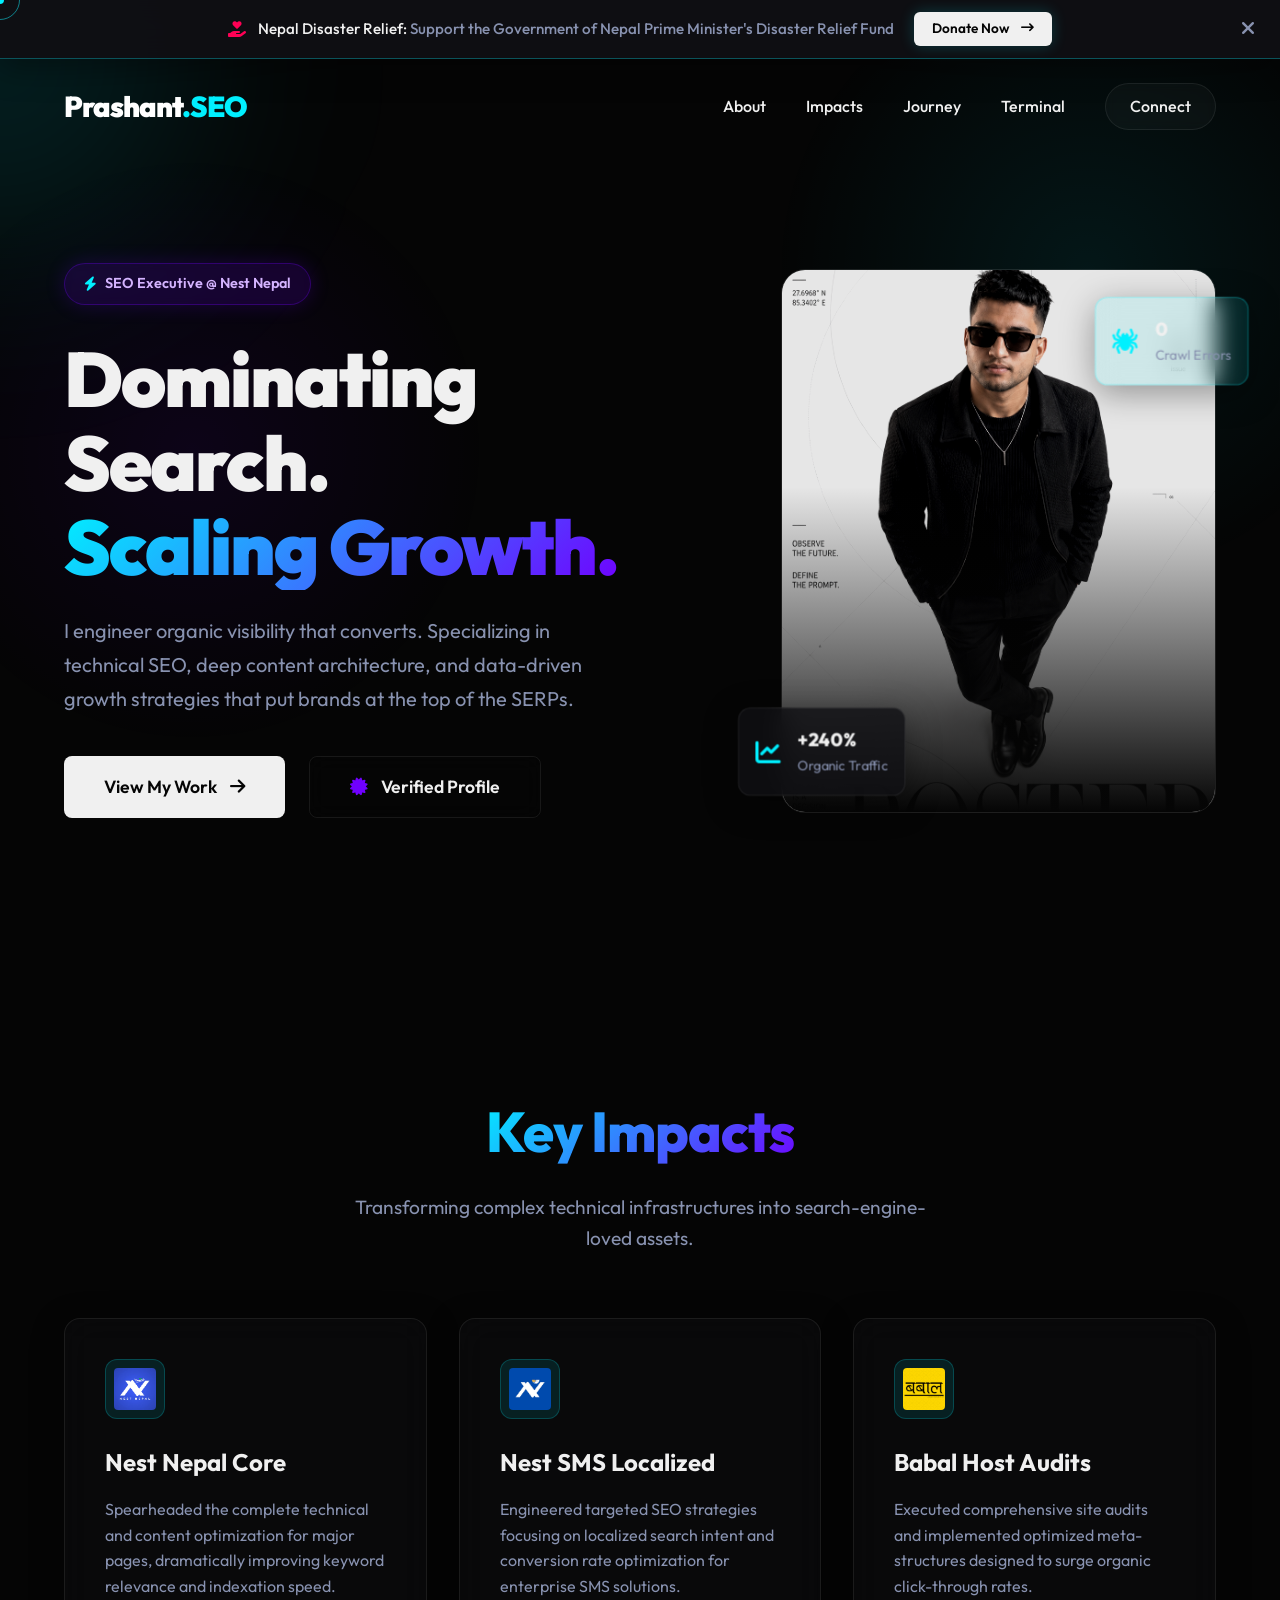
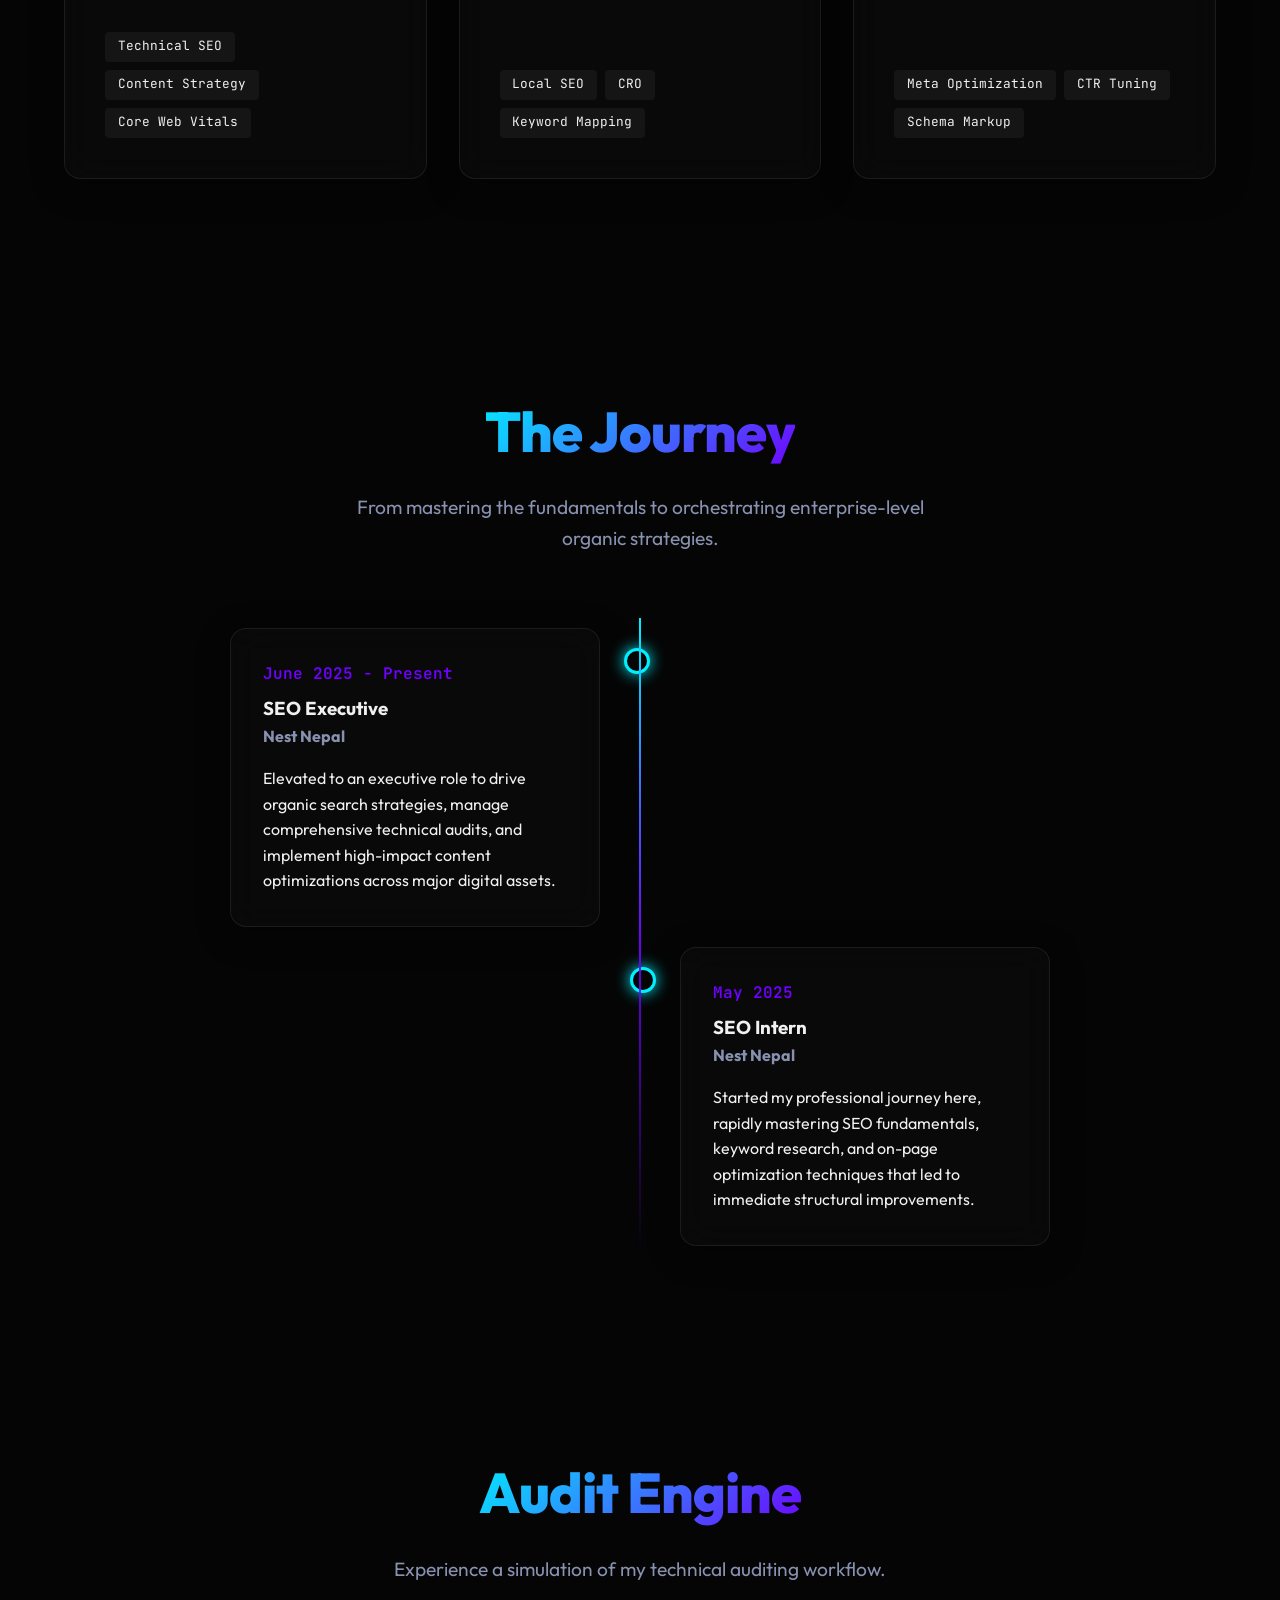
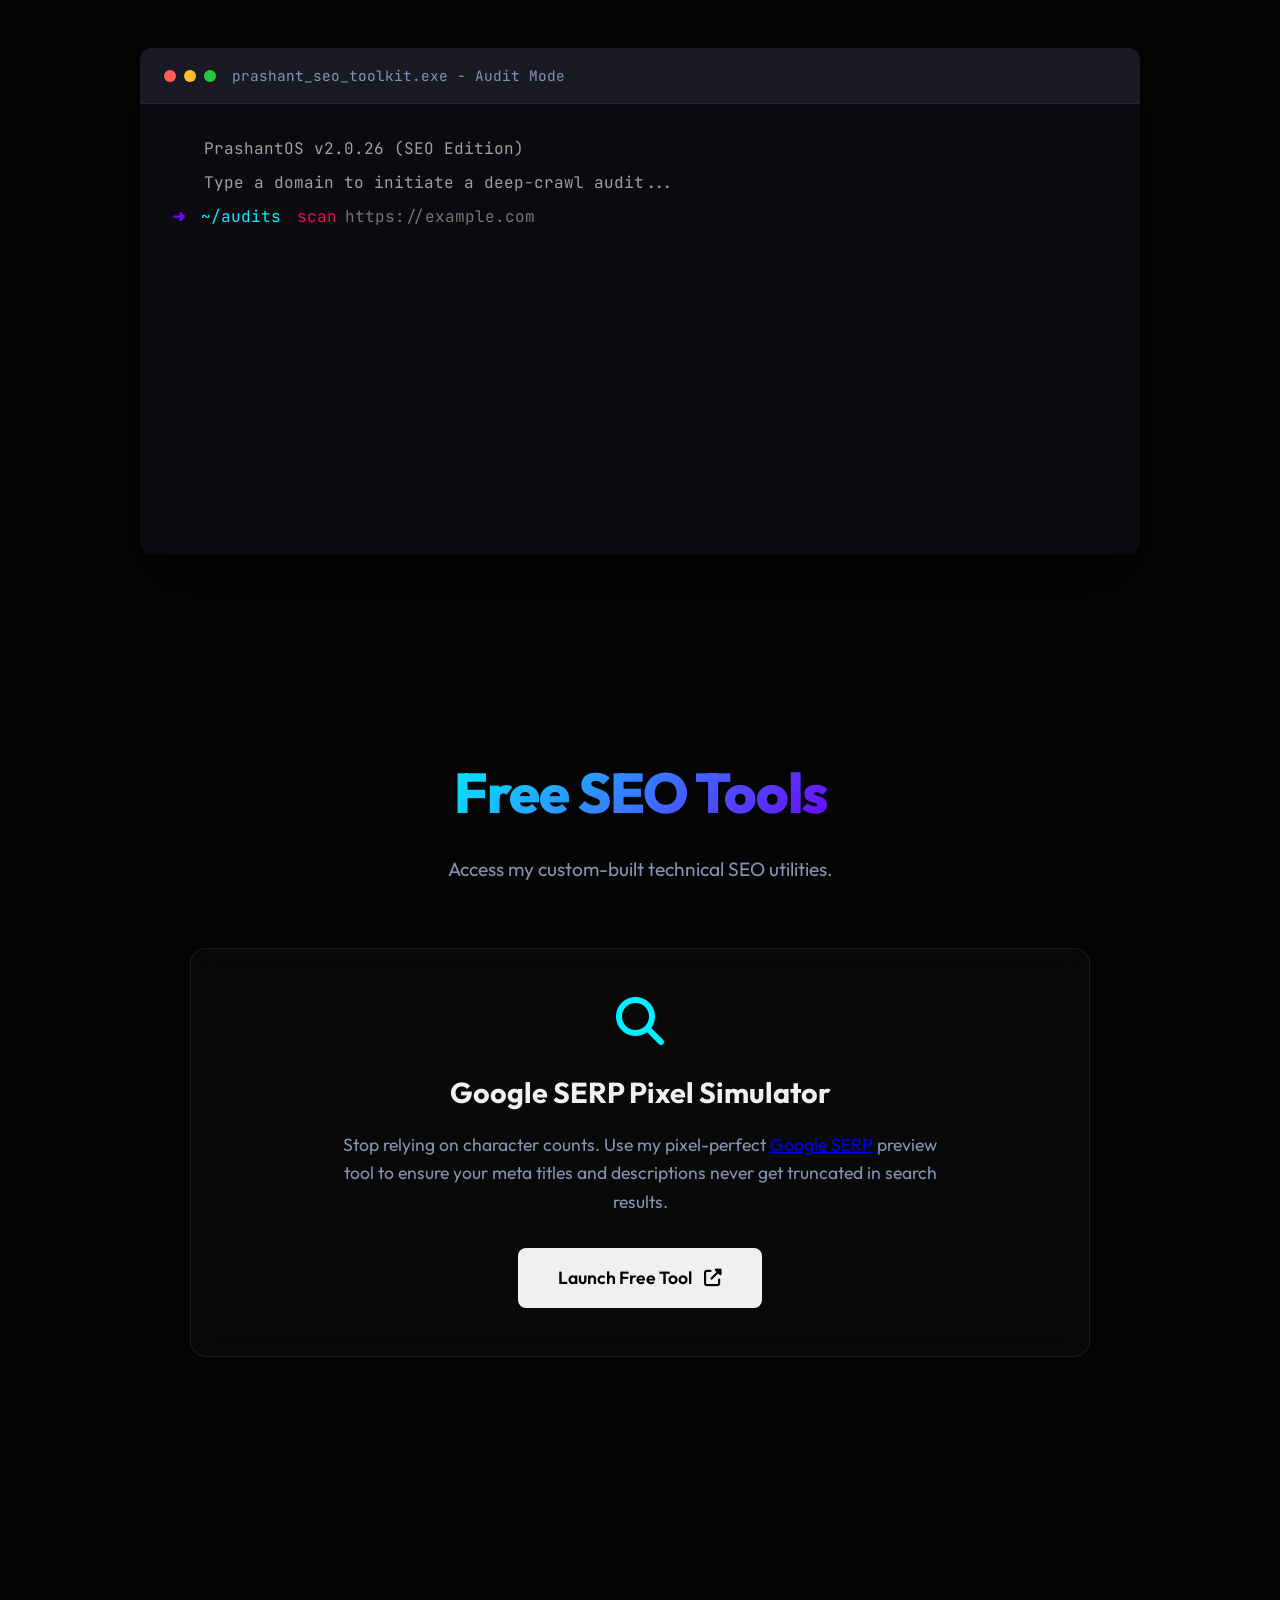
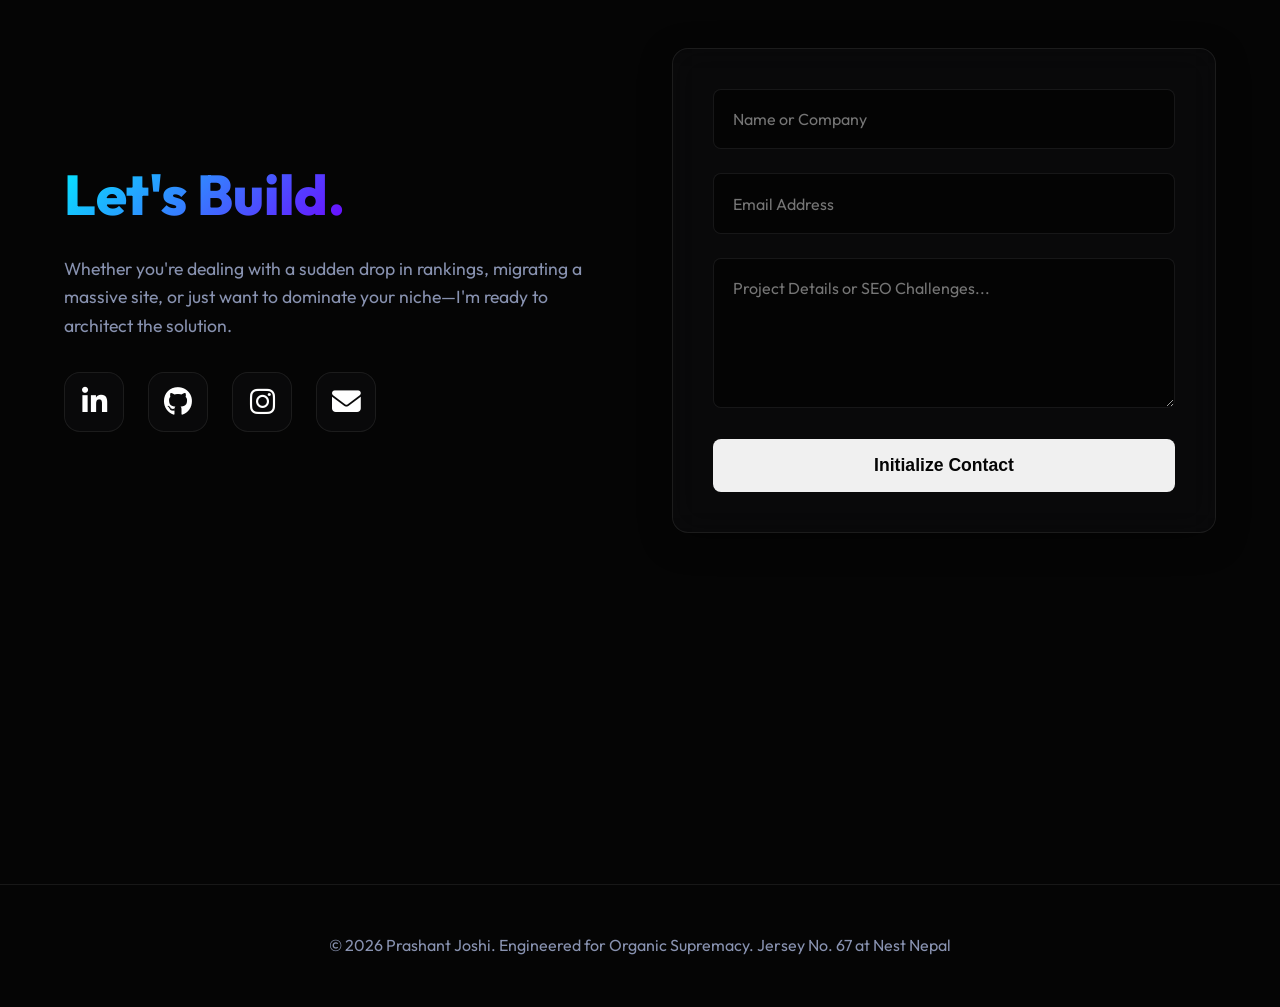
<file: index.html>
<!DOCTYPE html>
<html lang="en">
<head>
    <meta charset="UTF-8">
    <meta name="viewport" content="width=device-width, initial-scale=1.0">
    <title>Prashant Joshi | SEO Executive & Digital Growth Specialist</title>
    <meta name="description" content="Portfolio of Prashant Joshi, SEO Executive at Nest Nepal. Specialized in technical SEO, organic growth, and content optimization.">
    <link rel="canonical" href="https://prashant-joshi.com.np/" />
    <link rel="icon" type="image/png" href="favicon.png">
 
    <!-- Google Tag Manager -->
    <script>(function(w,d,s,l,i){w[l]=w[l]||[];w[l].push({'gtm.start':
    new Date().getTime(),event:'gtm.js'});var f=d.getElementsByTagName(s)[0],
    j=d.createElement(s),dl=l!='dataLayer'?'&l='+l:'';j.async=true;j.src=
    'https://www.googletagmanager.com/gtm.js?id='+i+dl;f.parentNode.insertBefore(j,f);
    })(window,document,'script','dataLayer','GTM-T6PFLVV8');</script>
    
    <!-- Fonts -->
    <link rel="preconnect" href="https://fonts.googleapis.com">
    <link rel="preconnect" href="https://fonts.gstatic.com" crossorigin>
    <link href="https://fonts.googleapis.com/css2?family=Outfit:wght@300;400;600;800;900&family=JetBrains+Mono:wght@400;500;700&display=swap" rel="stylesheet">
    
    <!-- FontAwesome -->
    <link rel="stylesheet" href="https://cdnjs.cloudflare.com/ajax/libs/font-awesome/6.4.0/css/all.min.css">
    
    <style>
        :root {
            /* Futuristic Cyber/Glassmorphism Theme */
            --bg-base: #050505;
            --bg-accent: #0f0f13;
            --primary: #00f0ff;
            --secondary: #ff0055;
            --tertiary: #7000ff;
            
            --text-main: #f0f0f0;
            --text-muted: #8892b0;
            
            --glass-bg: rgba(15, 15, 19, 0.4);
            --glass-border: rgba(255, 255, 255, 0.08);
            --glass-shadow: 0 8px 32px 0 rgba(0, 0, 0, 0.37);
            
            --font-display: 'Outfit', sans-serif;
            --font-mono: 'JetBrains Mono', monospace;
            
            --transition-smooth: all 0.4s cubic-bezier(0.16, 1, 0.3, 1);
        }

        * {
            margin: 0;
            padding: 0;
            box-sizing: border-box;
            cursor: none; /* Custom cursor */
        }

        html {
            scroll-behavior: smooth;
            scrollbar-width: thin;
            scrollbar-color: var(--primary) var(--bg-base);
        }

        ::-webkit-scrollbar {
            width: 8px;
        }
        ::-webkit-scrollbar-track {
            background: var(--bg-base);
        }
        ::-webkit-scrollbar-thumb {
            background: var(--tertiary);
            border-radius: 10px;
        }

        body {
            background-color: var(--bg-base);
            color: var(--text-main);
            font-family: var(--font-display);
            line-height: 1.6;
            overflow-x: hidden;
        }

        /* ------------------ CUSTOM CURSOR ------------------ */
        .cursor-dot, .cursor-outline {
            position: fixed;
            top: 0;
            left: 0;
            transform: translate(-50%, -50%);
            border-radius: 50%;
            z-index: 9999;
            pointer-events: none;
        }

        .cursor-dot {
            width: 8px;
            height: 8px;
            background-color: var(--primary);
        }

        .cursor-outline {
            width: 40px;
            height: 40px;
            border: 1px solid rgba(0, 240, 255, 0.5);
            transition: width 0.2s, height 0.2s, background-color 0.2s;
            mix-blend-mode: screen;
        }

        /* ------------------ DYNAMIC BACKGROUND ------------------ */
        .bg-canvas {
            position: fixed;
            top: 0;
            left: 0;
            width: 100vw;
            height: 100vh;
            z-index: -2;
            background: radial-gradient(circle at 15% 50%, rgba(112, 0, 255, 0.08), transparent 25%),
                        radial-gradient(circle at 85% 30%, rgba(0, 240, 255, 0.08), transparent 25%);
        }

        .ambient-glow {
            position: fixed;
            width: 600px;
            height: 600px;
            background: radial-gradient(circle, rgba(0,240,255,0.15) 0%, rgba(0,0,0,0) 70%);
            border-radius: 50%;
            filter: blur(80px);
            z-index: -1;
            pointer-events: none;
            transition: left 0.1s ease-out, top 0.1s ease-out;
            transform: translate(-50%, -50%);
        }

        /* ------------------ GLASSMORPHISM UTILITIES ------------------ */
        .glass-panel {
            background: var(--glass-bg);
            backdrop-filter: blur(16px);
            -webkit-backdrop-filter: blur(16px);
            border: 1px solid var(--glass-border);
            border-radius: 16px;
            box-shadow: var(--glass-shadow);
        }

        .text-gradient {
            background: linear-gradient(135deg, var(--primary) 0%, var(--tertiary) 100%);
            -webkit-background-clip: text;
            -webkit-text-fill-color: transparent;
            background-clip: text;
            display: inline-block;
        }

        /* ------------------ NAVBAR ------------------ */
        .navbar {
            position: fixed;
            top: 0;
            width: 100%;
            padding: 1.5rem 5%;
            z-index: 1000;
            transition: var(--transition-smooth);
            background: transparent;
        }

        .navbar.scrolled {
            padding: 1rem 5%;
            background: rgba(5, 5, 5, 0.85);
            backdrop-filter: blur(20px);
            border-bottom: 1px solid var(--glass-border);
        }

        .nav-container {
            max-width: 1400px;
            margin: 0 auto;
            display: flex;
            justify-content: space-between;
            align-items: center;
        }

        .logo {
            font-size: 1.8rem;
            font-weight: 900;
            color: #fff;
            text-decoration: none;
            letter-spacing: -1px;
            position: relative;
        }

        .logo span {
            color: var(--primary);
        }

        .logo::after {
            content: '';
            position: absolute;
            bottom: -4px;
            left: 0;
            width: 0%;
            height: 2px;
            background: var(--primary);
            transition: width 0.3s;
        }
        
        .logo:hover::after {
            width: 100%;
        }

        .nav-links {
            display: flex;
            gap: 2.5rem;
            align-items: center;
        }

        .nav-links a {
            color: var(--text-main);
            text-decoration: none;
            font-weight: 500;
            font-size: 1rem;
            position: relative;
            transition: var(--transition-smooth);
        }

        .nav-links a:hover {
            color: var(--primary);
            text-shadow: 0 0 12px rgba(0, 240, 255, 0.4);
        }

        .nav-btn {
            padding: 0.6rem 1.5rem !important;
            border-radius: 30px;
            border: 1px solid var(--glass-border);
            background: rgba(255,255,255,0.03);
            backdrop-filter: blur(5px);
        }

        .nav-btn:hover {
            background: var(--primary);
            color: var(--bg-base) !important;
            border-color: var(--primary);
            box-shadow: 0 0 20px rgba(0, 240, 255, 0.4);
        }

        /* ------------------ SECTIONS ------------------ */
        section {
            min-height: 100vh;
            padding: 8rem 5% 4rem;
            max-width: 1400px;
            margin: 0 auto;
            position: relative;
        }

        .section-header {
            margin-bottom: 4rem;
            text-align: center;
        }

        .section-header h2 {
            font-size: 3.5rem;
            font-weight: 800;
            letter-spacing: -1px;
            margin-bottom: 1rem;
        }

        .section-header p {
            color: var(--text-muted);
            font-size: 1.2rem;
            max-width: 600px;
            margin: 0 auto;
        }

        /* ------------------ HERO SECTION ------------------ */
        .hero {
            display: flex;
            align-items: center;
            justify-content: space-between;
            gap: 4rem;
        }

        .hero-content {
            flex: 1.2;
            z-index: 10;
        }

        .hero-badge {
            display: inline-flex;
            align-items: center;
            gap: 0.5rem;
            padding: 0.5rem 1.2rem;
            background: rgba(112, 0, 255, 0.15);
            border: 1px solid rgba(112, 0, 255, 0.3);
            border-radius: 50px;
            color: #d4b3ff;
            font-size: 0.9rem;
            font-weight: 600;
            margin-bottom: 2rem;
            box-shadow: 0 0 20px rgba(112, 0, 255, 0.2);
            backdrop-filter: blur(5px);
        }

        .hero-badge i {
            color: var(--primary);
        }

        .hero h1 {
            font-size: clamp(3rem, 6vw, 5.5rem);
            line-height: 1.1;
            font-weight: 900;
            margin-bottom: 1.5rem;
            letter-spacing: -2px;
        }

        .hero p {
            font-size: 1.25rem;
            color: var(--text-muted);
            margin-bottom: 2.5rem;
            max-width: 550px;
            line-height: 1.7;
        }

        .btn-group {
            display: flex;
            gap: 1.5rem;
            flex-wrap: wrap;
        }

        .btn {
            display: inline-flex;
            align-items: center;
            justify-content: center;
            gap: 0.8rem;
            padding: 1rem 2.5rem;
            font-size: 1.1rem;
            font-weight: 600;
            border-radius: 8px;
            text-decoration: none;
            transition: var(--transition-smooth);
            border: none;
            position: relative;
            overflow: hidden;
            z-index: 1;
        }

        .btn-glow {
            background: var(--text-main);
            color: var(--bg-base);
        }

        .btn-glow::before {
            content: '';
            position: absolute;
            top: 0; left: 0; width: 100%; height: 100%;
            background: linear-gradient(135deg, var(--primary), var(--tertiary));
            z-index: -1;
            opacity: 0;
            transition: opacity 0.3s;
        }

        .btn-glow:hover::before {
            opacity: 1;
        }
        
        .btn-glow:hover {
            color: white;
            box-shadow: 0 10px 30px rgba(0, 240, 255, 0.3);
            transform: translateY(-3px);
        }

        .btn-outline {
            background: transparent;
            color: var(--text-main);
            border: 1px solid var(--glass-border);
            backdrop-filter: blur(10px);
        }

        .btn-outline:hover {
            border-color: var(--tertiary);
            box-shadow: inset 0 0 20px rgba(112, 0, 255, 0.2);
            transform: translateY(-3px);
        }

        .hero-visual {
            flex: 0.8;
            position: relative;
            perspective: 1000px;
        }

        /* Hero 3D Card */
        .profile-card {
            width: 100%;
            aspect-ratio: 4/5;
            border-radius: 24px;
            position: relative;
            transform-style: preserve-3d;
            transition: transform 0.1s;
        }

        .profile-image-container {
            width: 100%;
            height: 100%;
            border-radius: 24px;
            overflow: hidden;
            position: relative;
            border: 1px solid rgba(255,255,255,0.1);
        }

        .profile-image-container::after {
            content: '';
            position: absolute;
            inset: 0;
            background: linear-gradient(to top, var(--bg-base) 0%, transparent 60%);
        }

        .profile-img {
            width: 100%;
            height: 100%;
            object-fit: cover;
            filter: contrast(1.1) brightness(0.9) grayscale(20%);
            transition: filter 0.5s;
        }

        .profile-card:hover .profile-img {
            filter: contrast(1.1) brightness(1) grayscale(0%);
        }

        .floating-badge {
            position: absolute;
            padding: 1rem;
            border-radius: 12px;
            display: flex;
            align-items: center;
            gap: 1rem;
            transform: translateZ(50px); /* 3D pop effect */
        }

        .badge-1 {
            bottom: 30px;
            left: -30px;
            background: rgba(15, 15, 19, 0.8);
            backdrop-filter: blur(12px);
            border: 1px solid var(--glass-border);
            animation: float 6s ease-in-out infinite;
        }

        .badge-2 {
            top: 40px;
            right: -20px;
            background: rgba(0, 240, 255, 0.1);
            backdrop-filter: blur(12px);
            border: 1px solid rgba(0, 240, 255, 0.3);
            animation: float 5s ease-in-out infinite reverse;
        }

        .floating-badge i {
            font-size: 1.5rem;
            color: var(--primary);
        }

        .floating-badge div h4 {
            font-size: 1.1rem;
            font-weight: 800;
        }
        .floating-badge div p {
            font-size: 0.8rem;
            color: var(--text-muted);
            margin: 0;
        }

        @keyframes float {
            0% { transform: translateZ(50px) translateY(0px); }
            50% { transform: translateZ(50px) translateY(-15px); }
            100% { transform: translateZ(50px) translateY(0px); }
        }


        /* ------------------ EXPERTISE / PROJECTS ------------------ */
        .grid-layout {
            display: grid;
            grid-template-columns: repeat(auto-fit, minmax(320px, 1fr));
            gap: 2rem;
            margin-top: 3rem;
        }

        .project-card {
            padding: 2.5rem;
            transition: var(--transition-smooth);
            position: relative;
            overflow: hidden;
            display: flex;
            flex-direction: column;
            justify-content: space-between;
        }

        .project-card::before {
            content: '';
            position: absolute;
            top: 0; left: 0; width: 100%; height: 100%;
            background: radial-gradient(circle at top right, rgba(0,240,255,0.1), transparent 50%);
            opacity: 0;
            transition: opacity 0.4s;
        }

        .project-card:hover::before {
            opacity: 1;
        }

        .project-card:hover {
            transform: translateY(-10px);
            border-color: rgba(0, 240, 255, 0.3);
            box-shadow: 0 15px 40px rgba(0, 0, 0, 0.4), 0 0 20px rgba(0, 240, 255, 0.1);
        }

        .project-icon {
            width: 60px;
            height: 60px;
            background: rgba(0, 240, 255, 0.1);
            border-radius: 12px;
            display: flex;
            align-items: center;
            justify-content: center;
            font-size: 1.8rem;
            color: var(--primary);
            margin-bottom: 1.5rem;
            border: 1px solid rgba(0, 240, 255, 0.2);
            overflow: hidden;
        }
        .project-icon img {
            width: 100%;
            height: 100%;
            object-fit: contain;
            padding: 8px;
            border-radius: 12px;
        }

        .project-card h3 {
            font-size: 1.5rem;
            margin-bottom: 1rem;
            font-weight: 700;
        }

        .project-card p {
            color: var(--text-muted);
            margin-bottom: 2rem;
        }

        .project-tags {
            display: flex;
            gap: 0.5rem;
            flex-wrap: wrap;
        }

        .project-tags span {
            font-size: 0.8rem;
            padding: 0.3rem 0.8rem;
            background: rgba(255,255,255,0.05);
            border-radius: 4px;
            font-family: var(--font-mono);
            color: var(--text-main);
        }


        /* ------------------ JOURNEY TIMELINE ------------------ */
        .timeline {
            position: relative;
            max-width: 900px;
            margin: 0 auto;
        }

        .timeline::after {
            content: '';
            position: absolute;
            width: 2px;
            background: linear-gradient(to bottom, var(--primary), var(--tertiary), transparent);
            top: 0;
            bottom: 0;
            left: 50%;
            margin-left: -1px;
        }

        .timeline-item {
            padding: 10px 40px;
            position: relative;
            background-color: inherit;
            width: 50%;
        }

        .timeline-item.left { left: 0; }
        .timeline-item.right { left: 50%; }

        .timeline-item::after {
            content: '';
            position: absolute;
            width: 20px;
            height: 20px;
            right: -10px;
            background-color: var(--bg-base);
            border: 3px solid var(--primary);
            top: 30px;
            border-radius: 50%;
            z-index: 1;
            box-shadow: 0 0 15px var(--primary);
            transition: var(--transition-smooth);
        }

        .timeline-item.right::after {
            left: -10px;
        }
        
        .timeline-item:hover::after {
            background-color: var(--primary);
            transform: scale(1.3);
        }

        .timeline-content {
            padding: 2rem;
            position: relative;
            border-radius: 16px;
        }
        
        .timeline-content:hover {
            border-color: var(--primary);
            transform: translateY(-5px);
        }

        .date-badge {
            display: inline-block;
            font-family: var(--font-mono);
            color: var(--tertiary);
            margin-bottom: 0.5rem;
            font-weight: 600;
        }


        /* ------------------ INTERACTIVE SEO TERMINAL ------------------ */
        .terminal-wrapper {
            max-width: 1000px;
            margin: 0 auto;
            border-radius: 12px;
            overflow: hidden;
            box-shadow: 0 30px 60px rgba(0,0,0,0.6);
        }

        .terminal-header {
            background: #1a1a24;
            padding: 1rem 1.5rem;
            display: flex;
            align-items: center;
            gap: 1rem;
            border-bottom: 1px solid rgba(255,255,255,0.05);
        }

        .window-controls {
            display: flex;
            gap: 8px;
        }
        .window-controls span {
            width: 12px; height: 12px; border-radius: 50%;
        }
        .close { background: #ff5f56; }
        .min { background: #ffbd2e; }
        .max { background: #27c93f; }

        .terminal-title {
            color: var(--text-muted);
            font-family: var(--font-mono);
            font-size: 0.9rem;
        }

        .terminal-body {
            background: #0a0a0f;
            padding: 2rem;
            font-family: var(--font-mono);
            height: 450px;
            overflow-y: auto;
            display: flex;
            flex-direction: column;
        }

        .cmd-line {
            display: flex;
            gap: 1rem;
            margin-bottom: 1rem;
        }

        .prompt { color: var(--tertiary); font-weight: bold; }
        .path { color: var(--primary); }
        
        .terminal-input-wrap {
            display: flex;
            flex: 1;
            gap: 0.5rem;
        }

        .terminal-input {
            background: transparent;
            border: none;
            color: #fff;
            font-family: var(--font-mono);
            font-size: 1rem;
            flex: 1;
            outline: none;
        }

        .output-line {
            color: #a0a0a0;
            margin-bottom: 0.5rem;
            padding-left: 2rem;
        }
        .output-success { color: #4ade80; }
        .output-warn { color: #facc15; }
        
        .analyzer-results {
            display: none;
            padding-left: 2rem;
            margin-top: 1rem;
            animation: fadeIn 0.5s forwards;
        }

        .metric-bar {
            margin-bottom: 1rem;
        }
        .metric-label {
            display: flex;
            justify-content: space-between;
            margin-bottom: 0.3rem;
            font-size: 0.9rem;
            color: #d0d0d0;
        }
        .bar-bg {
            height: 6px;
            background: rgba(255,255,255,0.1);
            border-radius: 3px;
            overflow: hidden;
        }
        .bar-fill {
            height: 100%;
            width: 0%;
            background: linear-gradient(90deg, var(--tertiary), var(--primary));
            transition: width 2s cubic-bezier(0.1, 0.8, 0.2, 1);
        }

        /* ------------------ CONTACT SECTION ------------------ */
        .contact-grid {
            display: grid;
            grid-template-columns: 1fr 1fr;
            gap: 4rem;
            align-items: center;
        }

        .contact-info h3 {
            font-size: 2.5rem;
            margin-bottom: 1.5rem;
        }
        .contact-info p {
            color: var(--text-muted);
            margin-bottom: 2rem;
            font-size: 1.1rem;
        }

        .social-dock {
            display: flex;
            gap: 1.5rem;
        }

        .social-btn {
            width: 60px;
            height: 60px;
            border-radius: 16px;
            display: flex;
            align-items: center;
            justify-content: center;
            font-size: 1.8rem;
            color: #fff;
            background: var(--glass-bg);
            border: 1px solid var(--glass-border);
            transition: var(--transition-smooth);
            text-decoration: none;
        }

        .social-btn:hover {
            background: var(--primary);
            color: #000;
            transform: translateY(-5px) scale(1.1);
            box-shadow: 0 10px 25px rgba(0, 240, 255, 0.4);
        }

        .contact-form {
            display: flex;
            flex-direction: column;
            gap: 1.5rem;
        }

        .input-box {
            position: relative;
        }

        .input-box input, .input-box textarea {
            width: 100%;
            padding: 1.2rem;
            background: rgba(0,0,0,0.5);
            border: 1px solid var(--glass-border);
            border-radius: 8px;
            color: #fff;
            font-family: var(--font-display);
            font-size: 1rem;
            transition: var(--transition-smooth);
        }

        .input-box textarea {
            min-height: 150px;
            resize: vertical;
        }

        .input-box input:focus, .input-box textarea:focus {
            outline: none;
            border-color: var(--primary);
            box-shadow: 0 0 15px rgba(0, 240, 255, 0.1);
            background: rgba(0, 240, 255, 0.02);
        }

        footer {
            text-align: center;
            padding: 3rem;
            border-top: 1px solid var(--glass-border);
            color: var(--text-muted);
            margin-top: 4rem;
        }

        /* ------------------ ANIMATIONS ------------------ */
        .reveal {
            opacity: 0;
            transform: translateY(50px);
            transition: all 0.8s cubic-bezier(0.16, 1, 0.3, 1);
        }

        .reveal.active {
            opacity: 1;
            transform: translateY(0);
        }

        @keyframes fadeIn {
            from { opacity: 0; transform: translateY(10px); }
            to { opacity: 1; transform: translateY(0); }
        }

        /* ------------------ RESPONSIVE ------------------ */
        @media (max-width: 968px) {
            .hero, .contact-grid {
                flex-direction: column;
                text-align: center;
            }
            .btn-group, .social-dock {
                justify-content: center;
            }
            .timeline::after {
                left: 31px;
            }
            .timeline-item {
                width: 100%;
                padding-left: 70px;
                padding-right: 25px;
            }
            .timeline-item.right {
                left: 0%;
            }
            .timeline-item.left::after, .timeline-item.right::after {
                left: 21px;
            }
            .floating-badge {
                display: none;
            }
            .nav-links {
                display: none; /* In a real app, add a hamburger menu here */
            }
        }

    </style>
</head>
<body>
        <!-- Relief Banner -->
    <div id="relief-banner" class="glass-panel" style="border-radius: 0; border-top: none; border-left: none; border-right: none; text-align: center; padding: 12px 20px; display: none; justify-content: center; align-items: center; gap: 20px; flex-wrap: wrap; background: rgba(15, 15, 19, 0.95); border-bottom: 1px solid rgba(0, 240, 255, 0.3); position: sticky; top: 0; z-index: 2000;">
        <div style="display: flex; align-items: center; gap: 12px;">
            <i class="fa-solid fa-hand-holding-heart" style="color: var(--secondary);"></i>
            <span style="font-weight: 500; font-size: 0.95rem; color: var(--text-main);">
                Nepal Disaster Relief: <span style="color: var(--text-muted);">Support the Government of Nepal Prime Minister's Disaster Relief Fund</span>
            </span>
        </div>
        <a href="https://pmdrf.nchl.com.np/" target="_blank" rel="noopener noreferrer" class="btn btn-glow" style="padding: 6px 18px; font-size: 0.85rem; border-radius: 6px; box-shadow: 0 0 15px rgba(0, 240, 255, 0.2);">Donate Now <i class="fa-solid fa-arrow-right-long" style="font-size: 0.8rem;"></i></a>
        <button onclick="dismissReliefBanner()" style="position: absolute; right: 20px; top: 50%; transform: translateY(-50%); background: transparent; border: none; color: var(--text-muted); cursor: pointer; font-size: 1.2rem; padding: 5px; transition: color 0.3s;" onmouseover="this.style.color='var(--secondary)'" onmouseout="this.style.color='var(--text-muted)'">
            <i class="fa-solid fa-xmark"></i>
        </button>
    </div>

    <noscript><iframe src="https://www.googletagmanager.com/ns.html?id=GTM-T6PFLVV8" height="0" width="0" style="display:none;visibility:hidden"></iframe></noscript>

    <!-- Backgrounds -->
    <div class="bg-canvas"></div>
    <div class="ambient-glow" id="glow"></div>
    
    <!-- Custom Cursor -->
    <div class="cursor-dot" id="cursor-dot"></div>
    <div class="cursor-outline" id="cursor-outline"></div>

    <!-- Navigation -->
    <nav class="navbar" id="navbar">
        <div class="nav-container">
            <a href="#" class="logo">Prashant<span>.SEO</span></a>
            <div class="nav-links">
                <a href="#about" class="hover-target">About</a>
                <a href="#projects" class="hover-target">Impacts</a>
                <a href="#experience" class="hover-target">Journey</a>
                <a href="#terminal" class="hover-target">Terminal</a>
                <a href="#contact" class="nav-btn hover-target">Connect</a>
            </div>
        </div>
    </nav>

    <!-- Hero Section -->
    <section id="about" class="hero reveal active">
        <div class="hero-content">
            <div class="hero-badge hover-target">
                <i class="fas fa-bolt"></i> SEO Executive @ Nest Nepal
            </div>
            <h1>Dominating Search.<br><span class="text-gradient">Scaling Growth.</span></h1>
            <p>I engineer organic visibility that converts. Specializing in technical SEO, deep content architecture, and data-driven growth strategies that put brands at the top of the SERPs.</p>
            
            <div class="btn-group">
                <a href="#projects" class="btn btn-glow hover-target">View My Work <i class="fas fa-arrow-right"></i></a>
                <a href="https://nestnepal.com/about/#:~:text=Prashant%20Joshi" target="_blank" class="btn btn-outline hover-target">
                    <i class="fas fa-certificate" style="color:var(--tertiary)"></i> Verified Profile
                </a>
            </div>
        </div>
        
        <div class="hero-visual">
            <div class="profile-card" id="profile-card">
                <div class="profile-image-container">
                    <img src="prashant.png" alt="Prashant Joshi" class="profile-img" onerror="this.src='https://images.unsplash.com/photo-1550751827-4bd374c3f58b?auto=format&fit=crop&w=800&q=80'">
                </div>
                <div class="floating-badge badge-1 glass-panel">
                    <i class="fas fa-chart-line"></i>
                    <div>
                        <h4>+240%</h4>
                        <p>Organic Traffic</p>
                    </div>
                </div>
                <div class="floating-badge badge-2 glass-panel">
                    <i class="fas fa-spider"></i>
                    <div>
                        <h4>0</h4>
                        <p>Crawl Errors</p>
                    </div>
                </div>
            </div>
        </div>
    </section>

    <!-- Projects Section -->
    <section id="projects">
        <div class="section-header reveal">
            <h2 class="text-gradient">Key Impacts</h2>
            <p>Transforming complex technical infrastructures into search-engine-loved assets.</p>
        </div>
        
        <div class="grid-layout">
            <div class="project-card glass-panel reveal hover-target">
                <div>
                    <div class="project-icon"><img src="nestnepal.png" alt="Nest Nepal"></div>
                    <h3>Nest Nepal Core</h3>
                    <p>Spearheaded the complete technical and content optimization for major pages, dramatically improving keyword relevance and indexation speed.</p>
                </div>
                <div class="project-tags">
                    <span>Technical SEO</span>
                    <span>Content Strategy</span>
                    <span>Core Web Vitals</span>

                </div>
            </div>
            
            <div class="project-card glass-panel reveal hover-target" style="transition-delay: 100ms;">
                <div>
                    <div class="project-icon"><img src="nestsms.png" alt="Nest SMS"></div>
                    <h3>Nest SMS Localized</h3>
                    <p>Engineered targeted SEO strategies focusing on localized search intent and conversion rate optimization for enterprise SMS solutions.</p>
                </div>
                <div class="project-tags">
                    <span>Local SEO</span>
                    <span>CRO</span>
                    <span>Keyword Mapping</span>
                </div>
            </div>
            
            <div class="project-card glass-panel reveal hover-target" style="transition-delay: 200ms;">
                <div>
                    <div class="project-icon"><img src="babal.png" alt="Babal Host"></div>
                    <h3>Babal Host Audits</h3>
                    <p>Executed comprehensive site audits and implemented optimized meta-structures designed to surge organic click-through rates.</p>
                </div>
                <div class="project-tags">
                    <span>Meta Optimization</span>
                    <span>CTR Tuning</span>
                    <span>Schema Markup</span>
                </div>
            </div>
        </div>
    </section>

    <!-- Experience Timeline -->
    <section id="experience">
        <div class="section-header reveal">
            <h2 class="text-gradient">The Journey</h2>
            <p>From mastering the fundamentals to orchestrating enterprise-level organic strategies.</p>
        </div>
        
        <div class="timeline">
            <div class="timeline-item left reveal">
                <div class="timeline-content glass-panel hover-target">
                    <span class="date-badge">June 2025 - Present</span>
                    <h3>SEO Executive</h3>
                    <h4 style="color:var(--text-muted); margin-bottom: 1rem;">Nest Nepal</h4>
                    <p>Elevated to an executive role to drive organic search strategies, manage comprehensive technical audits, and implement high-impact content optimizations across major digital assets.</p>
                </div>
            </div>
            
            <div class="timeline-item right reveal">
                <div class="timeline-content glass-panel hover-target">
                    <span class="date-badge">May 2025</span>
                    <h3>SEO Intern</h3>
                    <h4 style="color:var(--text-muted); margin-bottom: 1rem;">Nest Nepal</h4>
                    <p>Started my professional journey here, rapidly mastering SEO fundamentals, keyword research, and on-page optimization techniques that led to immediate structural improvements.</p>
                </div>
            </div>
        </div>
    </section>

    <!-- Terminal / SEO Widget -->
    <section id="terminal">
        <div class="section-header reveal">
            <h2 class="text-gradient">Audit Engine</h2>
            <p>Experience a simulation of my technical auditing workflow.</p>
        </div>
        
        <div class="terminal-wrapper reveal hover-target">
            <div class="terminal-header">
                <div class="window-controls">
                    <span class="close"></span>
                    <span class="min"></span>
                    <span class="max"></span>
                </div>
                <div class="terminal-title">prashant_seo_toolkit.exe - Audit Mode</div>
            </div>
            <div class="terminal-body" id="term-body">
                <div class="output-line">PrashantOS v2.0.26 (SEO Edition)</div>
                <div class="output-line">Type a domain to initiate a deep-crawl audit...</div>
                
                <div class="cmd-line" id="input-line">
                    <span class="prompt">➜</span>
                    <span class="path">~/audits</span>
                    <div class="terminal-input-wrap">
                        <span style="color:#ff0055">scan</span> 
                        <input type="text" id="target-url" class="terminal-input" placeholder="https://example.com" autocomplete="off">
                    </div>
                </div>
                
                <div id="term-logs"></div>
                
                <div class="analyzer-results" id="analyzer-results">
                    <div class="output-line output-success">Audit Complete. Compiling heuristics...</div>
                    <br>
                    <div class="metric-bar">
                        <div class="metric-label"><span>Technical Integrity</span> <span id="val-tech">0%</span></div>
                        <div class="bar-bg"><div class="bar-fill" id="bar-tech"></div></div>
                    </div>
                    <div class="metric-bar">
                        <div class="metric-label"><span>Content Relevance (TF-IDF)</span> <span id="val-content">0%</span></div>
                        <div class="bar-bg"><div class="bar-fill" id="bar-content"></div></div>
                    </div>
                    <div class="metric-bar">
                        <div class="metric-label"><span>Core Web Vitals</span> <span id="val-perf">0%</span></div>
                        <div class="bar-bg"><div class="bar-fill" id="bar-perf"></div></div>
                    </div>
                    <br>
                    <div class="output-line" style="color:var(--primary)">> Recommendation: Hire Prashant to fix these metrics.</div>
                </div>
            </div>
        </div>
    </section>

    <!-- Free SEO Tools CTA -->
    <section id="serp-tool">
        <div class="section-header reveal">
            <h2 class="text-gradient">Free SEO Tools</h2>
            <p>Access my custom-built technical SEO utilities.</p>
        </div>
        <div class="glass-panel reveal hover-target" style="padding: 3rem; max-width: 900px; margin: 0 auto; text-align: center;">
            <i class="fas fa-search" style="font-size: 3rem; color: var(--primary); margin-bottom: 1.5rem;"></i>
            <h3 style="font-size: 1.8rem; margin-bottom: 1rem;">Google SERP Pixel Simulator</h3>
            <p style="color: var(--text-muted); margin-bottom: 2rem; font-size: 1.1rem; max-width: 600px; margin-left: auto; margin-right: auto;">
                Stop relying on character counts. Use my pixel-perfect <a href="https://babalbuddy.exblog.jp/31243037/">Google SERP</a> preview tool to ensure your meta titles and descriptions never get truncated in search results.
            </p>
            <a href="serp-simulator" class="btn btn-glow">Launch Free Tool <i class="fas fa-external-link-alt"></i></a>
        </div>
    </section>

    <!-- Contact Section -->
    <section id="contact">
        <div class="contact-grid reveal">
            <div class="contact-info">
                <h2 class="text-gradient" style="font-size: 3.5rem; font-weight:800; margin-bottom: 1rem;">Let's Build.</h2>
                <p>Whether you're dealing with a sudden drop in rankings, migrating a massive site, or just want to dominate your niche—I'm ready to architect the solution.</p>
                
                <div class="social-dock">
                    <a href="https://www.linkedin.com/in/prashant-joshi7/" target="_blank" class="social-btn hover-target"><i class="fab fa-linkedin-in"></i></a>
                    <a href="https://github.com/prashantsir67" target="_blank" class="social-btn hover-target"><i class="fab fa-github"></i></a>
                    <a href="https://www.instagram.com/prashant.mnr/" target="_blank" class="social-btn hover-target"><i class="fab fa-instagram"></i></a>
                    <a href="mailto:joshiprashant9835@gmail.com" class="social-btn hover-target"><i class="fas fa-envelope"></i></a>
                </div>
            </div>
            
            <form action="https://formsubmit.co/joshiprashant9835@gmail.com" method="POST" class="contact-form glass-panel hover-target" style="padding: 2.5rem;">
                <input type="hidden" name="_subject" value="New Inquiry from Premium Portfolio">
                <input type="hidden" name="_template" value="table">
                
                <div class="input-box">
                    <input type="text" name="name" placeholder="Name or Company" required>
                </div>
                <div class="input-box">
                    <input type="email" name="email" placeholder="Email Address" required>
                </div>
                <div class="input-box">
                    <textarea name="message" placeholder="Project Details or SEO Challenges..." required></textarea>
                </div>
                <button type="submit" class="btn btn-glow hover-target" style="width: 100%;">Initialize Contact</button>
            </form>
        </div>
    </section>

    <footer>
        <p>&copy; 2026 Prashant Joshi. Engineered for Organic Supremacy. Jersey No. 67 at Nest Nepal</p>
    </footer>

    <!-- Interactive Scripts -->
    <script>
        // Custom Cursor Logic
        const cursorDot = document.getElementById('cursor-dot');
        const cursorOutline = document.getElementById('cursor-outline');
        const ambientGlow = document.getElementById('glow');
        
        window.addEventListener('mousemove', (e) => {
            const posX = e.clientX;
            const posY = e.clientY;
            
            cursorDot.style.left = `${posX}px`;
            cursorDot.style.top = `${posY}px`;
            
            // Slight delay for outline
            cursorOutline.animate({
                left: `${posX}px`,
                top: `${posY}px`
            }, { duration: 100, fill: "forwards" });
            
            // Move ambient background glow
            ambientGlow.style.left = `${posX}px`;
            ambientGlow.style.top = `${posY}px`;
        });

        // Hover effect for cursor
        document.querySelectorAll('.hover-target').forEach(el => {
            el.addEventListener('mouseenter', () => {
                cursorOutline.style.width = '60px';
                cursorOutline.style.height = '60px';
                cursorOutline.style.backgroundColor = 'rgba(0, 240, 255, 0.1)';
            });
            el.addEventListener('mouseleave', () => {
                cursorOutline.style.width = '40px';
                cursorOutline.style.height = '40px';
                cursorOutline.style.backgroundColor = 'transparent';
            });
        });

        // Navbar Scroll Effect
        window.addEventListener('scroll', () => {
            const nav = document.getElementById('navbar');
            if(window.scrollY > 50) {
                nav.classList.add('scrolled');
            } else {
                nav.classList.remove('scrolled');
            }
        });

        // Scroll Reveal Animation (Intersection Observer)
        const revealElements = document.querySelectorAll('.reveal');
        const revealOptions = {
            threshold: 0.1,
            rootMargin: "0px 0px -50px 0px"
        };
        
        const revealOnScroll = new IntersectionObserver(function(entries, observer) {
            entries.forEach(entry => {
                if(!entry.isIntersecting) return;
                entry.target.classList.add('active');
                observer.unobserve(entry.target);
            });
        }, revealOptions);
        
        revealElements.forEach(el => revealOnScroll.observe(el));

        // 3D Tilt Effect on Hero Card
        const profileCard = document.getElementById('profile-card');
        profileCard.addEventListener('mousemove', (e) => {
            const rect = profileCard.getBoundingClientRect();
            const x = e.clientX - rect.left;
            const y = e.clientY - rect.top;
            
            const centerX = rect.width / 2;
            const centerY = rect.height / 2;
            
            const rotateX = ((y - centerY) / centerY) * -10;
            const rotateY = ((x - centerX) / centerX) * 10;
            
            profileCard.style.transform = `perspective(1000px) rotateX(${rotateX}deg) rotateY(${rotateY}deg)`;
        });
        
        profileCard.addEventListener('mouseleave', () => {
            profileCard.style.transform = `perspective(1000px) rotateX(0deg) rotateY(0deg)`;
        });

        // Interactive SEO Terminal Logic
        const urlInput = document.getElementById('target-url');
        const termLogs = document.getElementById('term-logs');
        const inputLine = document.getElementById('input-line');
        const resultsBox = document.getElementById('analyzer-results');
        const termBody = document.getElementById('term-body');
        
        const mockLogs = [
            "[INIT] Booting crawler engines...",
            "[NET] Handshaking and fetching robots.txt...",
            "[WARN] Found multiple redirect chains on assets.",
            "[PARSE] Analyzing DOM for semantic structure...",
            "[OK] H1-H6 hierarchy extracted.",
            "[AUDIT] Checking schema.org JSON-LD...",
            "[OK] Validated BreadcrumbList and Organization.",
            "[CALC] Computing TF-IDF for primary keywords...",
            "[AUDIT] Running Lighthouse Core Web Vitals simulation..."
        ];

        urlInput.addEventListener('keypress', function (e) {
            if (e.key === 'Enter') {
                const url = this.value;
                if(!url) return;
                
                this.disabled = true;
                
                // Print command
                const cmdDiv = document.createElement('div');
                cmdDiv.className = 'output-line';
                cmdDiv.innerHTML = `<span class="prompt">➜</span> <span class="path">~/audits</span> <span style="color:#ff0055">scan</span> ${url}`;
                termLogs.appendChild(cmdDiv);
                
                resultsBox.style.display = 'none';
                
                let i = 0;
                const interval = setInterval(() => {
                    if (i < mockLogs.length) {
                        const logDiv = document.createElement('div');
                        logDiv.className = 'output-line';
                        if(mockLogs[i].includes('[OK]')) logDiv.classList.add('output-success');
                        if(mockLogs[i].includes('[WARN]')) logDiv.classList.add('output-warn');
                        logDiv.innerText = mockLogs[i];
                        termLogs.appendChild(logDiv);
                        termBody.scrollTop = termBody.scrollHeight;
                        i++;
                    } else {
                        clearInterval(interval);
                        showResults();
                    }
                }, 400);
            }
        });

        function showResults() {
            resultsBox.style.display = 'block';
            termBody.scrollTop = termBody.scrollHeight;
            
            setTimeout(() => {
                document.getElementById('bar-tech').style.width = '35%';
                document.getElementById('val-tech').innerText = '35% (Critical)';
                document.getElementById('val-tech').style.color = '#ff5f56';
                
                document.getElementById('bar-content').style.width = '52%';
                document.getElementById('val-content').innerText = '52% (Needs Work)';
                document.getElementById('val-content').style.color = '#ffbd2e';
                
                document.getElementById('bar-perf').style.width = '41%';
                document.getElementById('val-perf').innerText = '41% (Poor)';
                document.getElementById('val-perf').style.color = '#ff5f56';
                
                setTimeout(() => {
                    urlInput.disabled = false;
                    urlInput.value = '';
                    urlInput.focus();
                }, 2000);
            }, 100);
        }

        // Relief Banner Logic
        function initReliefBanner() {
            if (localStorage.getItem('nepal-relief-dismissed') !== 'true') {
                const banner = document.getElementById('relief-banner');
                banner.style.display = 'flex';
                const navbar = document.querySelector('.navbar');
                if (navbar) {
                    navbar.style.top = banner.offsetHeight + 'px';
                }
            }
        }

        function dismissReliefBanner() {
            document.getElementById('relief-banner').style.display = 'none';
            localStorage.setItem('nepal-relief-dismissed', 'true');
            const navbar = document.querySelector('.navbar');
            if (navbar) {
                navbar.style.top = '0px';
            }
        }
        
        initReliefBanner();
        
        window.addEventListener('resize', () => {
            const banner = document.getElementById('relief-banner');
            if (banner && banner.style.display === 'flex') {
                const navbar = document.querySelector('.navbar');
                if (navbar) {
                    navbar.style.top = banner.offsetHeight + 'px';
                }
            }
        });

    </script>
        <script>
        // Relief Banner Logic
        function initReliefBanner() {
            if (localStorage.getItem('nepal-relief-dismissed') !== 'true') {
                const banner = document.getElementById('relief-banner');
                banner.style.display = 'flex';
                // Push the navbar down so it doesn't overlap
                const navbar = document.querySelector('.navbar');
                if (navbar) {
                    navbar.style.top = banner.offsetHeight + 'px';
                }
            }
        }

        function dismissReliefBanner() {
            document.getElementById('relief-banner').style.display = 'none';
            localStorage.setItem('nepal-relief-dismissed', 'true');
            // Reset navbar position
            const navbar = document.querySelector('.navbar');
            if (navbar) {
                navbar.style.top = '0px';
            }
        }
        
        // Initialize immediately
        initReliefBanner();
        
        // Handle window resizing
        window.addEventListener('resize', () => {
            const banner = document.getElementById('relief-banner');
            if (banner && banner.style.display === 'flex') {
                const navbar = document.querySelector('.navbar');
                if (navbar) {
                    navbar.style.top = banner.offsetHeight + 'px';
                }
            }
        });
    </script>

</body>
    
</html>
</file>
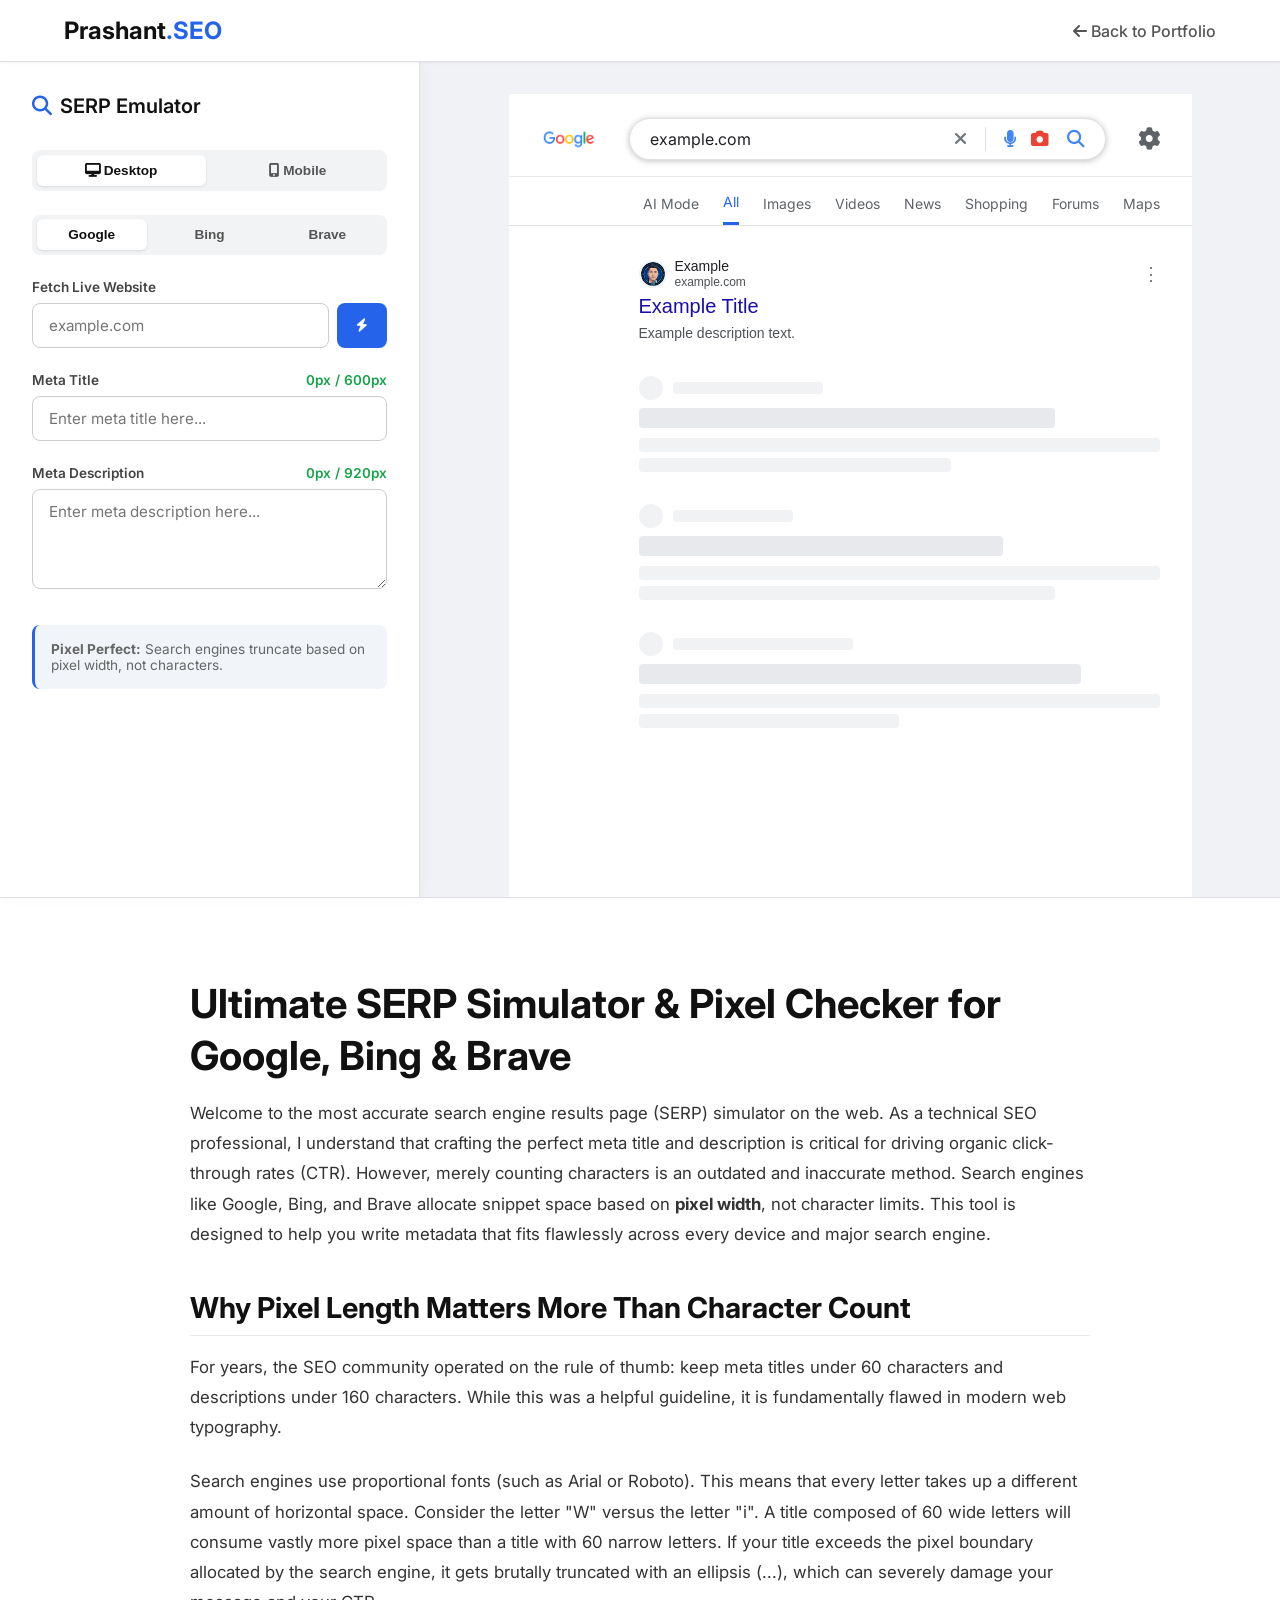
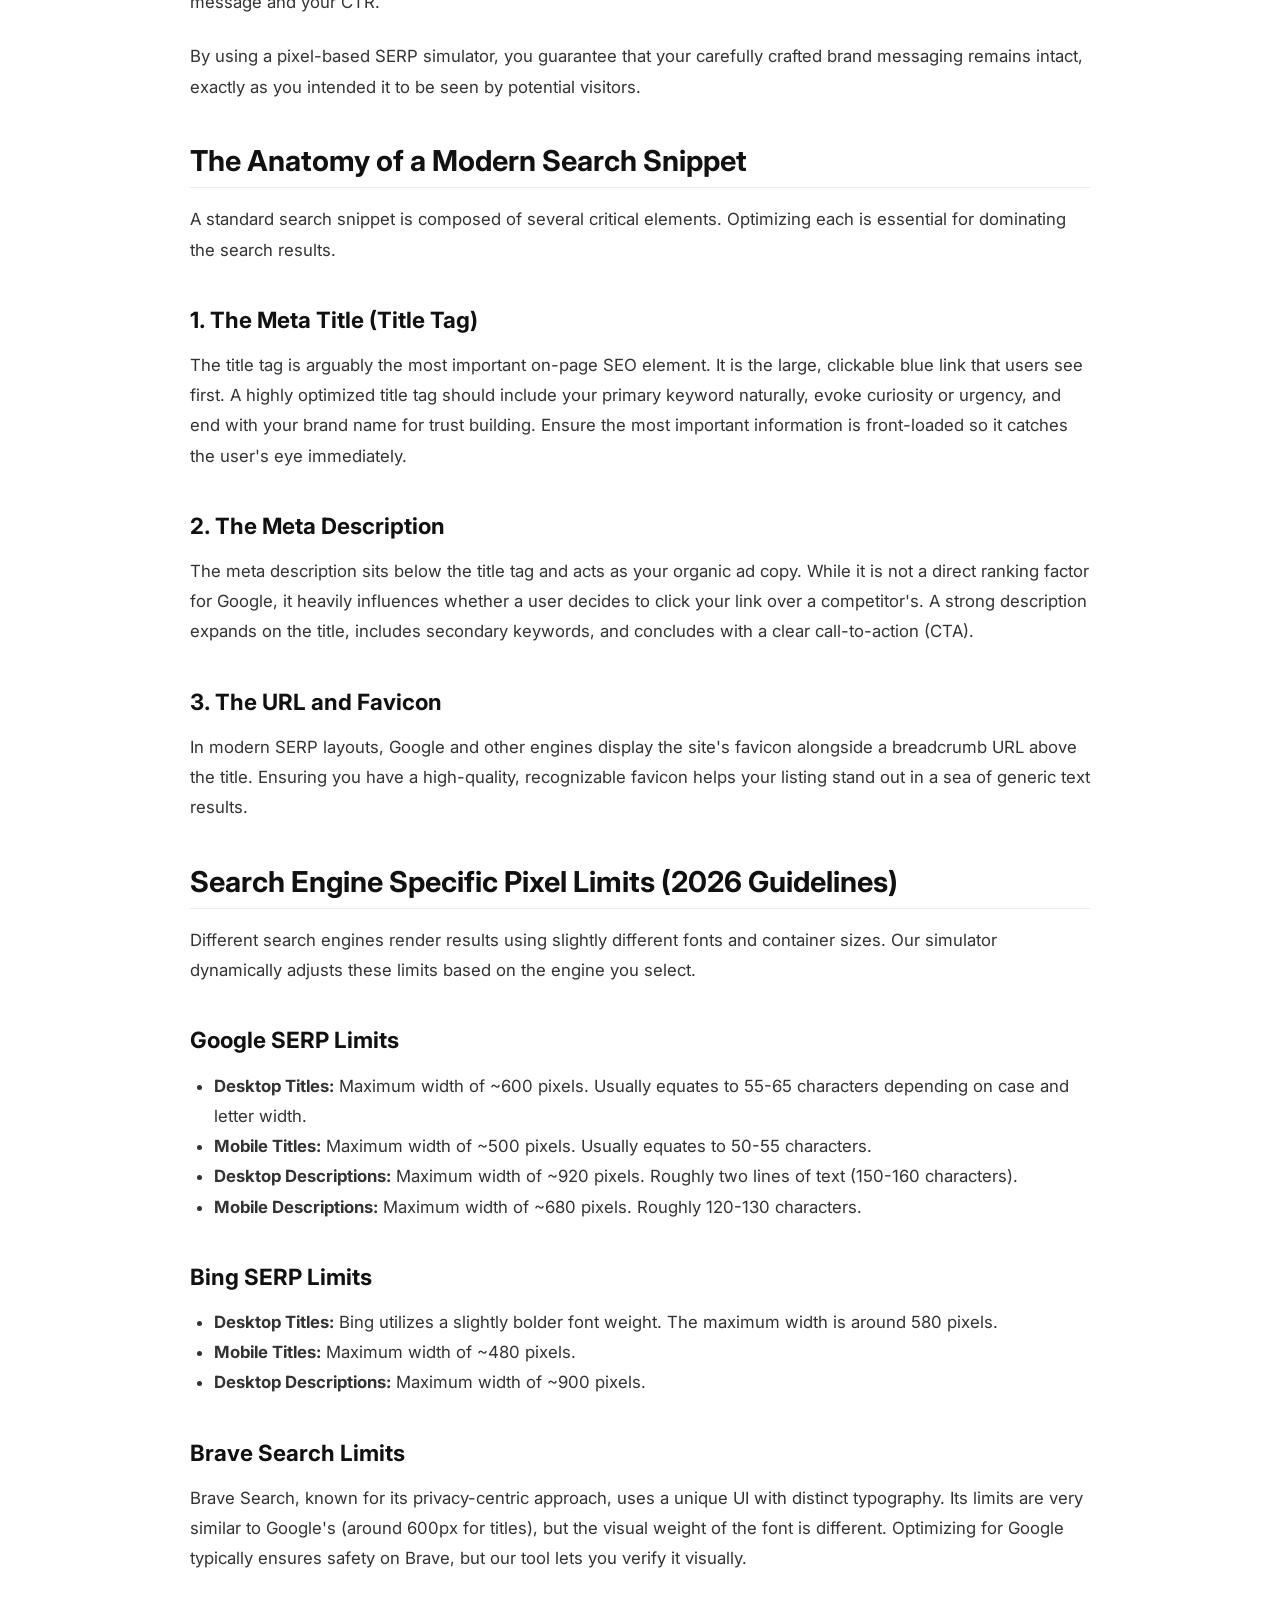
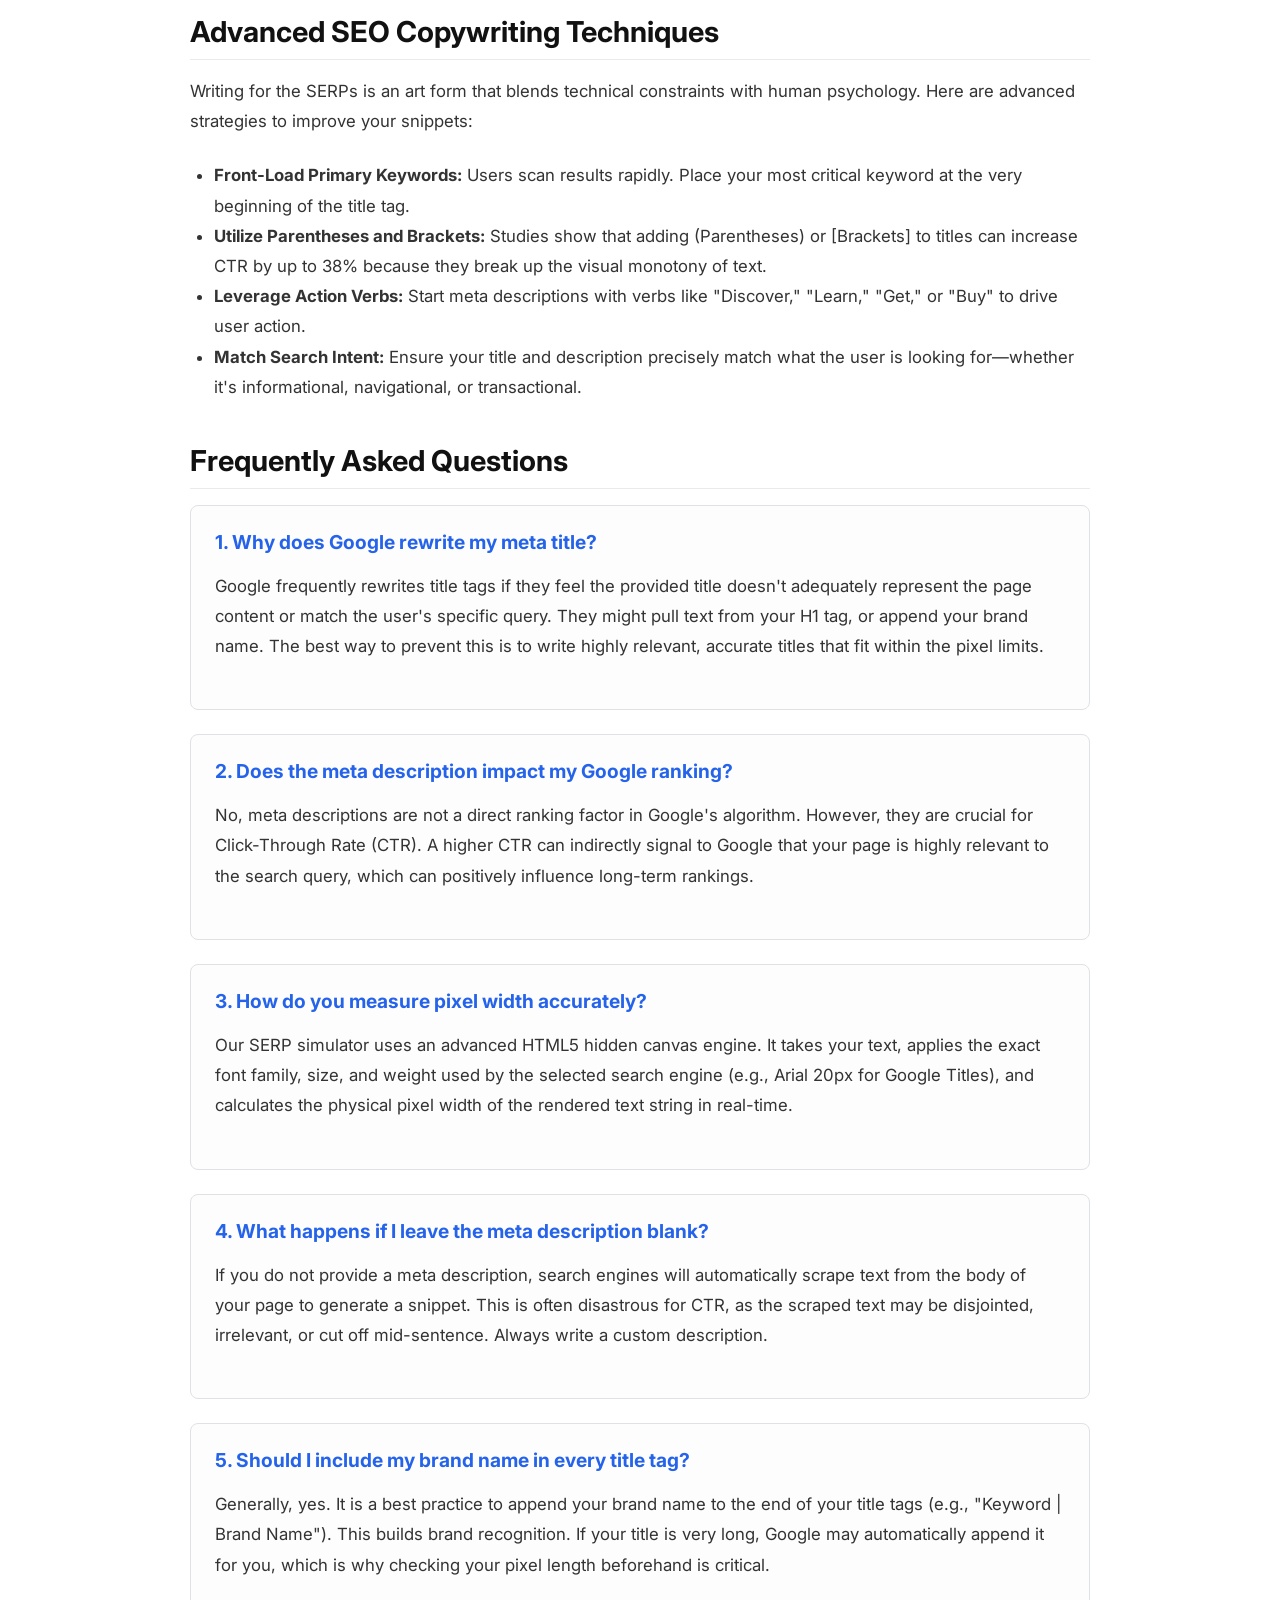
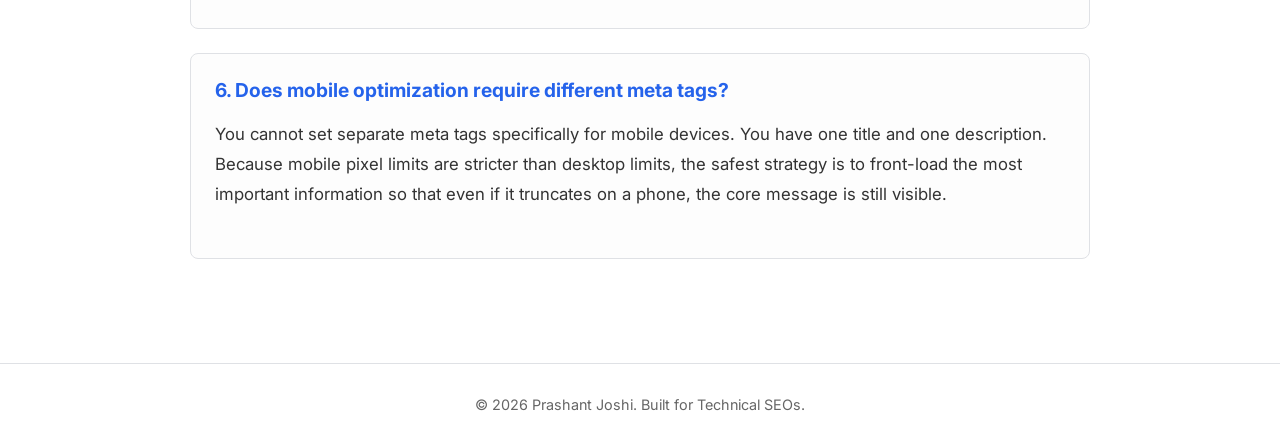
<file: serp-simulator.html>
<!DOCTYPE html>
<html lang="en">
<head>
    <meta charset="UTF-8">
    <meta name="viewport" content="width=device-width, initial-scale=1.0">
    <title>Advanced SERP Emulator | Google, Bing & Brave SEO Tool</title>
    <meta name="description" content="Pixel-perfect SERP simulator for Google, Bing, and Brave. Check your meta title and description lengths with real-time fetching and dynamic preview.">
    <link rel="canonical" href="https://prashant-joshi.com.np/serp-simulator" />
    
    <link rel="stylesheet" href="https://cdnjs.cloudflare.com/ajax/libs/font-awesome/6.4.0/css/all.min.css">
    <link href="https://fonts.googleapis.com/css2?family=Inter:wght@400;500;600;700&family=Arial&display=swap" rel="stylesheet">
     <script>(function(w,d,s,l,i){w[l]=w[l]||[];w[l].push({'gtm.start':
    new Date().getTime(),event:'gtm.js'});var f=d.getElementsByTagName(s)[0],
    j=d.createElement(s),dl=l!='dataLayer'?'&l='+l:'';j.async=true;j.src=
    'https://www.googletagmanager.com/gtm.js?id='+i+dl;f.parentNode.insertBefore(j,f);
    })(window,document,'script','dataLayer','GTM-T6PFLVV8');</script>
    <style>
        :root {
            --google-blue: #1a0dab;
            --google-url: #202124;
            --google-desc: #4d5156;
            --bing-blue: #001ba0;
            --bing-url: #008272;
            --bing-desc: #444;
            --brave-title: #3b3be8;
            --brave-url: #fb542b;
            --primary: #2563eb;
            --border: #dfe1e5;
            --bg-gray: #f8f9fa;
        }
        * { box-sizing: border-box; margin: 0; padding: 0; }
        body { font-family: 'Inter', sans-serif; background-color: var(--bg-gray); color: #202124; overflow-x: hidden; }
        
        /* Navbar */
        .navbar { background: #fff; border-bottom: 1px solid var(--border); padding: 1rem 5%; display: flex; justify-content: space-between; align-items: center; position: sticky; top: 0; z-index: 50; box-shadow: 0 1px 3px rgba(0,0,0,0.05); }
        .logo { font-weight: 700; font-size: 1.5rem; color: #111; text-decoration: none; }
        .logo span { color: var(--primary); }
        .nav-links a { color: #555; text-decoration: none; font-weight: 500; transition: 0.2s; }
        .nav-links a:hover { color: var(--primary); }

        /* Main App Grid */
        .app-container {
            display: grid;
            grid-template-columns: 420px 1fr;
            height: calc(100vh - 65px);
            background: #fff;
        }
        
        /* Sidebar Editor (Left) */
        .sidebar {
            background: #ffffff;
            border-right: 1px solid var(--border);
            padding: 2rem;
            height: 100%;
            overflow-y: auto;
            box-shadow: 4px 0 15px rgba(0,0,0,0.03);
            z-index: 10;
        }
        .sidebar::-webkit-scrollbar { width: 6px; }
        .sidebar::-webkit-scrollbar-thumb { background: #cbd5e1; border-radius: 4px; }

        .sidebar h2 { font-size: 1.25rem; font-weight: 600; margin-bottom: 2rem; color: #111; display:flex; align-items:center; gap:0.5rem; }

        .form-group { margin-bottom: 1.5rem; }
        .form-group label { display: flex; justify-content: space-between; font-size: 0.85rem; font-weight: 600; margin-bottom: 0.5rem; color: #444; }
        .form-control { width: 100%; padding: 0.75rem 1rem; border: 1px solid #ccc; border-radius: 8px; font-family: inherit; font-size: 0.95rem; transition: all 0.2s; }
        .form-control:focus { outline: none; border-color: var(--primary); box-shadow: 0 0 0 3px rgba(37,99,235,0.1); }
        textarea.form-control { resize: vertical; min-height: 100px; }
        
        .btn-fetch {
            background: var(--primary); color: #fff; border: none; padding: 0.75rem; border-radius: 8px; width: 100%; font-weight: 600; cursor: pointer; display: flex; align-items: center; justify-content: center; gap: 0.5rem; transition: background 0.2s;
        }
        .btn-fetch:hover { background: #1d4ed8; }

        .stat { font-variant-numeric: tabular-nums; color: #16a34a; }
        .stat.danger { color: #dc2626; }

        /* Search Engine & Device Toggles */
        .toggle-group { display: flex; gap: 0.5rem; margin-bottom: 1.5rem; background: #f1f3f4; padding: 0.3rem; border-radius: 8px; }
        .toggle-btn { flex: 1; padding: 0.5rem; text-align: center; border-radius: 6px; cursor: pointer; font-size: 0.85rem; font-weight: 600; color: #555; transition: 0.2s; border: none; background: transparent; }
        .toggle-btn.active { background: #fff; color: #111; box-shadow: 0 1px 3px rgba(0,0,0,0.1); }

        /* Right Content Area */
        .content-wrapper {
            height: 100%;
            overflow-y: auto;
            background: var(--bg-gray);
            position: relative;
            display: flex;
            flex-direction: column;
            align-items: center;
        }

        /* Mock Search Header */
        .mobile-header-top { display: none; }
        /* Icon Toggles */
        .desktop-only-icon { display: inline-flex; align-items: center; }
        .mobile-only-icon { display: none; }
        .is-mobile .desktop-only-icon { display: none !important; }
        .is-mobile .mobile-only-icon { display: inline-flex !important; }
        .mobile-header-top { display: none; }

        .se-header {
            display: flex;
            align-items: center;
            padding: 1.5rem 2rem 1rem 2rem;
            gap: 2rem;
            background: #fff;
            width: 100%;
            border-bottom: 1px solid #ebebeb;
        }
        .se-logo { display:flex; align-items:center; user-select: none;}
        .se-logo img { height: 32px; object-fit: contain; }
        
        .se-search-bar {
            flex: 1;
            max-width: 690px;
            background: #fff;
            border: 1px solid var(--border);
            border-radius: 24px;
            padding: 0.5rem 1.2rem;
            box-shadow: 0 1px 6px rgba(32,33,36,.28);
            display: flex;
            align-items: center;
            color: #9aa0a6;
            font-size: 1rem;
        }
        .se-search-bar input {
            border: none;
            outline: none;
            width: 100%;
            font-size: 1rem;
            color: #202124;
            font-family: inherit;
            background: transparent;
        }

        /* Mock Tabs */
        .se-tabs {
            display: flex;
            padding: 1rem 2rem 0 130px;
            gap: 1.5rem;
            border-bottom: 1px solid var(--border);
            background: #fff;
            width: 100%;
        }
        .se-tabs span { padding-bottom: 0.75rem; font-size: 0.875rem; color: #5f6368; cursor: pointer; display: flex; align-items: center; }
        .se-tabs span.active { color: var(--primary); border-bottom: 3px solid var(--primary); }

        /* Search Results Container */
        .se-results {
            padding: 2rem 2rem 4rem 130px;
            width: 100%;
            max-width: 1000px;
            background: #fff;
            min-height: 100%;
            flex: 1;
        }

        /* Shared Result Styles */
        .serp-item { margin-bottom: 2rem; font-family: Arial, sans-serif; max-width: 600px; }
        .serp-item.active-preview { padding: 0; background: transparent; border-radius: 0; border-left: none; margin-left: 0; }

        /* ENGINE SPECIFIC STYLES */
        .engine-google .serp-url-wrap { display: flex; align-items: center; gap: 8px; margin-bottom: 4px; color: var(--google-url); font-size: 14px; }
        .engine-google .serp-url-wrap cite { font-style: normal; color: var(--google-desc); font-size: 12px; }
        .engine-google .serp-title { color: var(--google-blue); font-size: 20px; line-height: 1.3; text-decoration: none; display: block; margin-bottom: 3px; white-space: nowrap; overflow: hidden; text-overflow: ellipsis; }
        .engine-google .serp-desc { color: var(--google-desc); font-size: 14px; line-height: 1.58; display: -webkit-box; -webkit-line-clamp: 2; -webkit-box-orient: vertical; overflow: hidden; }

        .engine-bing .serp-url-wrap { display: flex; align-items: center; gap: 6px; margin-bottom: 2px; }
        .engine-bing .serp-url-wrap cite { color: var(--bing-url); font-style: normal; font-size: 14px; }
        .engine-bing .serp-title { color: var(--bing-blue); font-size: 18px; font-weight: 600; line-height: 1.2; text-decoration: none; display: block; margin-bottom: 2px; white-space: nowrap; overflow: hidden; text-overflow: ellipsis; }
        .engine-bing .serp-desc { color: var(--bing-desc); font-size: 14px; line-height: 1.5; display: -webkit-box; -webkit-line-clamp: 2; -webkit-box-orient: vertical; overflow: hidden; }

        .engine-brave .serp-title { color: var(--brave-title); font-size: 20px; font-weight: 500; line-height: 1.3; text-decoration: none; display: block; margin-bottom: 4px; white-space: nowrap; overflow: hidden; text-overflow: ellipsis; }
        .engine-brave .serp-url-wrap { display: flex; align-items: center; gap: 6px; margin-bottom: 6px; }
        .engine-brave .serp-url-wrap cite { color: var(--text-muted); font-style: normal; font-size: 13px; }
        .engine-brave .serp-desc { color: #222; font-size: 14px; line-height: 1.5; display: -webkit-box; -webkit-line-clamp: 2; -webkit-box-orient: vertical; overflow: hidden; }

        /* Skeleton Results */
        .skeleton { animation: pulse 2s infinite ease-in-out; opacity: 0.6; }
        .skel-header { display: flex; align-items: center; gap: 10px; margin-bottom: 8px; }
        .skel-icon { width: 24px; height: 24px; border-radius: 50%; background: #e8eaed; }
        .skel-url { width: 150px; height: 12px; background: #e8eaed; border-radius: 4px; }
        .skel-title { width: 80%; height: 20px; background: #dadce0; border-radius: 4px; margin-bottom: 10px; }
        .skel-desc { width: 100%; height: 14px; background: #e8eaed; border-radius: 4px; margin-bottom: 6px; }
        .skel-desc.short { width: 60%; }

        @keyframes pulse { 0% { opacity: 0.7; } 50% { opacity: 0.3; } 100% { opacity: 0.7; } }

        /* iPhone Frame / Mobile View Tweaks */
        .mobile-frame {
            width: 100%;
            display: flex;
            justify-content: center;
            padding: 2rem;
            background: #f0f2f5;
            min-height: 100%;
        }
        
        .is-mobile .app-inner {
            width: 390px;
            background: #fff;
            border-radius: 40px;
            box-shadow: 0 0 0 12px #111, 0 20px 40px rgba(0,0,0,0.1);
            overflow: hidden;
            display: flex;
            flex-direction: column;
            position: relative;
            margin: 0 auto;
            min-height: 800px;
            border: 2px solid #555;
        }

        .iphone-status-bar { display: none; }
        .is-mobile .iphone-status-bar {
            display: flex; justify-content: space-between; align-items: center;
            padding: 14px 25px 0 25px;
            font-size: 13px; font-weight: 600; color: #111;
            position: relative; z-index: 10; background: #fff;
        }
        .is-mobile .iphone-notch {
            position: absolute; top: 0; left: 50%; transform: translateX(-50%);
            width: 140px; height: 28px; background: #111;
            border-radius: 0 0 18px 18px; z-index: 11;
        }

        .is-mobile .se-header {
            flex-direction: column;
            padding: 0.5rem 1rem 0.5rem 1rem;
            gap: 1rem;
        }
        .is-mobile .mobile-header-top {
            display: flex;
            justify-content: space-between;
            align-items: center;
            width: 100%;
            margin-top: 5px;
        }
        .is-mobile .mobile-header-top .fa-bars { font-size: 1.3rem; color: #5f6368; cursor: pointer; }
        .is-mobile .mobile-header-top .btn-signin { background: #1a73e8; color: #fff; border: none; padding: 0.5rem 1.2rem; border-radius: 20px; font-weight: 500; font-size: 0.9rem; cursor: pointer; }
        
        .is-mobile .se-search-bar { max-width: 100%; width: 100%; border-radius: 24px; padding: 0.6rem 1rem; background: #f1f3f4; border: none; box-shadow: none; display: flex; align-items: center; justify-content: space-between; }
        .is-mobile .se-search-bar input { font-size: 1rem; background: transparent; flex: 1; margin-left: 10px; }
        
        .is-mobile .se-tabs {
            padding: 0 1rem;
            overflow-x: auto;
            white-space: nowrap;
            gap: 1.5rem;
            justify-content: flex-start;
            border-bottom: 1px solid #ebebeb;
        }
        .is-mobile .se-tabs span { padding-bottom: 0.75rem; color: #5f6368; font-weight: 500; font-size: 14px; }
        .is-mobile .se-tabs span.active { color: #202124; border-bottom: 2px solid #202124; font-weight: 600; }
        .is-mobile .se-tabs::-webkit-scrollbar { display: none; }
        
        .is-mobile .se-results {
            padding: 1.5rem 1rem;
            flex: 1;
        }
        .is-mobile .skeleton { display: none !important; }

        /* SEO Article Content */
        .seo-article-fullwidth {
            background: #fff;
            padding: 5rem 5%;
            border-top: 1px solid var(--border);
        }
        .seo-article-container {
            max-width: 900px;
            margin: 0 auto;
            font-size: 1.05rem;
            line-height: 1.8;
            color: #333;
        }
        .seo-article-container h1, .seo-article-container h2, .seo-article-container h3 {
            color: #111; margin-top: 2.5rem; margin-bottom: 1rem; line-height: 1.3;
        }
        .seo-article-container h1 { font-size: 2.5rem; margin-top: 0; }
        .seo-article-container h2 { font-size: 1.8rem; border-bottom: 1px solid #eaeaea; padding-bottom: 0.5rem; }
        .seo-article-container h3 { font-size: 1.4rem; }
        .seo-article-container p { margin-bottom: 1.5rem; }
        .seo-article-container ul { margin-bottom: 1.5rem; padding-left: 1.5rem; }
        
        .faq-box { margin-bottom: 1.5rem; border: 1px solid var(--border); border-radius: 8px; padding: 1.5rem; background: #fdfdfd; }
        .faq-box h3 { margin-top: 0; font-size: 1.2rem; color: var(--primary); border: none; padding: 0; }

        footer { text-align: center; padding: 2rem; background:#fff; border-top: 1px solid var(--border); color: #666; font-size: 0.9rem; }

        @media (max-width: 900px) {
            .app-container { grid-template-columns: 1fr; height: auto; }
            .sidebar { border-right: none; border-bottom: 1px solid var(--border); height: auto; }
            .content-wrapper { height: auto; overflow: visible; }
            .mobile-frame { padding: 0; background: #fff; }
            .is-mobile .app-inner { width: 100%; border-radius: 0; box-shadow: none; border: none; min-height: auto; }
            .se-header, .se-tabs, .se-results { padding-left: 1rem; padding-right: 1rem; }
        }
    </style>
</head>
<body>

    <!-- Navbar -->
    <nav class="navbar">
        <a href="/" class="logo">Prashant<span>.SEO</span></a>
        <div class="nav-links">
            <a href="/"><i class="fas fa-arrow-left"></i> Back to Portfolio</a>
        </div>
    </nav>

    <div class="app-container">
        
        <!-- SIDEBAR CONTROLS (LEFT) -->
        <aside class="sidebar">
            <h2>
                <i class="fas fa-search" style="color:var(--primary)"></i> SERP Emulator
            </h2>

            <div class="toggle-group">
                <button class="toggle-btn active" id="btn-desktop"><i class="fas fa-desktop"></i> Desktop</button>
                <button class="toggle-btn" id="btn-mobile"><i class="fas fa-mobile-alt"></i> Mobile</button>
            </div>

            <div class="toggle-group" id="engine-tabs">
                <button class="toggle-btn active" data-engine="google">Google</button>
                <button class="toggle-btn" data-engine="bing">Bing</button>
                <button class="toggle-btn" data-engine="brave">Brave</button>
            </div>

            <div class="form-group">
                <label>Fetch Live Website</label>
                <div style="display:flex; gap:0.5rem;">
                    <input type="url" id="input-url" class="form-control" value="" placeholder="example.com">
                    <button class="btn-fetch" id="fetch-btn" style="width: auto; padding: 0 1.2rem;" title="Fetch SEO Data">
                        <i class="fas fa-bolt"></i>
                    </button>
                </div>
            </div>

            <div class="form-group">
                <label>
                    Meta Title 
                    <span id="title-stats" class="stat">0px / 600px</span>
                </label>
                <input type="text" id="input-title" class="form-control" value="" placeholder="Enter meta title here...">
            </div>

            <div class="form-group">
                <label>
                    Meta Description 
                    <span id="desc-stats" class="stat">0px / 920px</span>
                </label>
                <textarea id="input-desc" class="form-control" placeholder="Enter meta description here..."></textarea>
            </div>
            
            <div style="margin-top: 2rem; font-size: 0.85rem; color: #666; background: #f1f5f9; padding: 1rem; border-radius: 8px; border-left: 3px solid var(--primary);">
                <strong>Pixel Perfect:</strong> Search engines truncate based on pixel width, not characters.
            </div>
        </aside>

        <!-- RIGHT CONTENT WRAPPER -->
        <div class="content-wrapper engine-google" id="preview-area">
            <div class="mobile-frame" id="mobile-frame">
                <div class="app-inner">
                    
                    <!-- Header -->
                    <div class="iphone-status-bar">
                        <span>11:00</span>
                        <div class="iphone-notch"></div>
                        <span><i class="fas fa-signal"></i> <i class="fas fa-wifi"></i> <i class="fas fa-battery-full"></i></span>
                    </div>
                    <div class="se-header">
                        <div class="mobile-header-top">
                            <i class="fas fa-bars"></i>
                            <div class="se-logo" id="se-logo-mobile">
                                <img src="google.png" alt="Google">
                            </div>
                            <button class="btn-signin">Sign in</button>
                        </div>
                        
                        <div class="se-logo desktop-only-icon" id="se-logo-desktop">
                            <img src="google.png" alt="Google">
                        </div>
                        
                        <div class="se-search-bar">
                            <i class="fas fa-search mobile-only-icon"></i>
                            <input type="text" id="mock-search-input" value="serp" readonly>
                            <div style="display:flex; align-items:center; gap:14px; margin-left: auto;">
                                <i class="fas fa-times desktop-only-icon" style="color:#70757a; font-size: 1.1rem; cursor:pointer;"></i>
                                <span class="desktop-only-icon" style="border-left: 1px solid #dfe1e5; height: 24px; margin: 0 4px;"></span>
                                <i class="fas fa-microphone" style="color: #4285f4; font-size: 1.1rem;"></i>
                                <i class="fas fa-camera" style="color: #ea4335; font-size: 1.1rem;"></i>
                                <i class="fas fa-search desktop-only-icon" style="color: #4285f4; font-size: 1.1rem; margin-left: 4px;"></i>
                            </div>
                        </div>
                        
                        <div class="desktop-only-icon" style="margin-left: auto;">
                            <i class="fas fa-cog" style="color:#5f6368; font-size: 1.4rem; cursor: pointer;"></i>
                        </div>
                    </div>

                    <div class="se-tabs">
                        <span class="mobile-only-icon"><i class="fas fa-sparkles" style="color:#a8c7fa; margin-right:4px;"></i> AI Mode</span>
                        <span class="active">All</span>
                        <span>Images</span>
                        <span>Videos</span>
                        <span>News</span>
                        <span class="desktop-only-icon">Shopping</span>
                        <span class="mobile-only-icon">Forums</span>
                        <span class="desktop-only-icon">Maps</span>
                    </div>

                    <!-- SERP Results Array -->
                    <div class="se-results">
                        <!-- Our Live Preview Result -->
                        <div class="serp-item active-preview" id="serp-box">
                            <div class="serp-url-wrap">
                                <img src="favicon.png" width="28" height="28" style="border-radius:50%; background:#f1f3f4; padding:2px; object-fit:contain;" onerror="this.style.display='none'" id="preview-favicon">
                                <div style="display:flex; flex-direction:column; line-height:1.2;">
                                    <span style="color:#202124; font-size:14px; font-weight:400;" id="preview-sitename">Prashant-joshi</span>
                                    <cite id="preview-url">prashant-joshi.com.np</cite>
                                </div>
                                <span style="margin-left:auto; color:#70757a; font-size:18px;">⋮</span>
                            </div>
                            <a href="#" class="serp-title" id="preview-title" target="_blank">Title goes here</a>
                            <div class="serp-desc" id="preview-desc">Description goes here</div>
                        </div>

                        <!-- Skeleton Dummy Result -->
                        <div class="serp-item skeleton">
                            <div class="skel-header">
                                <div class="skel-icon"></div>
                                <div class="skel-url"></div>
                            </div>
                            <div class="skel-title"></div>
                            <div class="skel-desc"></div>
                            <div class="skel-desc short"></div>
                        </div>

                        <div class="serp-item skeleton">
                            <div class="skel-header">
                                <div class="skel-icon"></div>
                                <div class="skel-url" style="width:120px;"></div>
                            </div>
                            <div class="skel-title" style="width:70%;"></div>
                            <div class="skel-desc"></div>
                            <div class="skel-desc" style="width:80%;"></div>
                        </div>
                        
                        <div class="serp-item skeleton" style="animation-delay: 0.5s;">
                            <div class="skel-header">
                                <div class="skel-icon"></div>
                                <div class="skel-url" style="width:180px;"></div>
                            </div>
                            <div class="skel-title" style="width:85%;"></div>
                            <div class="skel-desc"></div>
                            <div class="skel-desc" style="width:50%;"></div>
                        </div>
                    </div>

                </div>
            </div>
        </div>
    </div>

    <!-- SEO ARTICLE CONTENT -->
    <article class="seo-article-fullwidth">
        <div class="seo-article-container">
            <h1>Ultimate SERP Simulator & Pixel Checker for Google, Bing & Brave</h1>
            <p>Welcome to the most accurate search engine results page (SERP) simulator on the web. As a technical SEO professional, I understand that crafting the perfect meta title and description is critical for driving organic click-through rates (CTR). However, merely counting characters is an outdated and inaccurate method. Search engines like Google, Bing, and Brave allocate snippet space based on <strong>pixel width</strong>, not character limits. This tool is designed to help you write metadata that fits flawlessly across every device and major search engine.</p>

            <h2>Why Pixel Length Matters More Than Character Count</h2>
            <p>For years, the SEO community operated on the rule of thumb: keep meta titles under 60 characters and descriptions under 160 characters. While this was a helpful guideline, it is fundamentally flawed in modern web typography.</p>
            <p>Search engines use proportional fonts (such as Arial or Roboto). This means that every letter takes up a different amount of horizontal space. Consider the letter "W" versus the letter "i". A title composed of 60 wide letters will consume vastly more pixel space than a title with 60 narrow letters. If your title exceeds the pixel boundary allocated by the search engine, it gets brutally truncated with an ellipsis (...), which can severely damage your message and your CTR.</p>
            <p>By using a pixel-based SERP simulator, you guarantee that your carefully crafted brand messaging remains intact, exactly as you intended it to be seen by potential visitors.</p>

            <h2>The Anatomy of a Modern Search Snippet</h2>
            <p>A standard search snippet is composed of several critical elements. Optimizing each is essential for dominating the search results.</p>
            
            <h3>1. The Meta Title (Title Tag)</h3>
            <p>The title tag is arguably the most important on-page SEO element. It is the large, clickable blue link that users see first. A highly optimized title tag should include your primary keyword naturally, evoke curiosity or urgency, and end with your brand name for trust building. Ensure the most important information is front-loaded so it catches the user's eye immediately.</p>
            
            <h3>2. The Meta Description</h3>
            <p>The meta description sits below the title tag and acts as your organic ad copy. While it is not a direct ranking factor for Google, it heavily influences whether a user decides to click your link over a competitor's. A strong description expands on the title, includes secondary keywords, and concludes with a clear call-to-action (CTA).</p>
            
            <h3>3. The URL and Favicon</h3>
            <p>In modern SERP layouts, Google and other engines display the site's favicon alongside a breadcrumb URL above the title. Ensuring you have a high-quality, recognizable favicon helps your listing stand out in a sea of generic text results.</p>

            <h2>Search Engine Specific Pixel Limits (2026 Guidelines)</h2>
            <p>Different search engines render results using slightly different fonts and container sizes. Our simulator dynamically adjusts these limits based on the engine you select.</p>

            <h3>Google SERP Limits</h3>
            <ul>
                <li><strong>Desktop Titles:</strong> Maximum width of ~600 pixels. Usually equates to 55-65 characters depending on case and letter width.</li>
                <li><strong>Mobile Titles:</strong> Maximum width of ~500 pixels. Usually equates to 50-55 characters.</li>
                <li><strong>Desktop Descriptions:</strong> Maximum width of ~920 pixels. Roughly two lines of text (150-160 characters).</li>
                <li><strong>Mobile Descriptions:</strong> Maximum width of ~680 pixels. Roughly 120-130 characters.</li>
            </ul>

            <h3>Bing SERP Limits</h3>
            <ul>
                <li><strong>Desktop Titles:</strong> Bing utilizes a slightly bolder font weight. The maximum width is around 580 pixels.</li>
                <li><strong>Mobile Titles:</strong> Maximum width of ~480 pixels.</li>
                <li><strong>Desktop Descriptions:</strong> Maximum width of ~900 pixels.</li>
            </ul>
            
            <h3>Brave Search Limits</h3>
            <p>Brave Search, known for its privacy-centric approach, uses a unique UI with distinct typography. Its limits are very similar to Google's (around 600px for titles), but the visual weight of the font is different. Optimizing for Google typically ensures safety on Brave, but our tool lets you verify it visually.</p>

            <h2>Advanced SEO Copywriting Techniques</h2>
            <p>Writing for the SERPs is an art form that blends technical constraints with human psychology. Here are advanced strategies to improve your snippets:</p>
            <ul>
                <li><strong>Front-Load Primary Keywords:</strong> Users scan results rapidly. Place your most critical keyword at the very beginning of the title tag.</li>
                <li><strong>Utilize Parentheses and Brackets:</strong> Studies show that adding (Parentheses) or [Brackets] to titles can increase CTR by up to 38% because they break up the visual monotony of text.</li>
                <li><strong>Leverage Action Verbs:</strong> Start meta descriptions with verbs like "Discover," "Learn," "Get," or "Buy" to drive user action.</li>
                <li><strong>Match Search Intent:</strong> Ensure your title and description precisely match what the user is looking for—whether it's informational, navigational, or transactional.</li>
            </ul>

            <h2>Frequently Asked Questions</h2>
            
            <div class="faq-box">
                <h3>1. Why does Google rewrite my meta title?</h3>
                <p>Google frequently rewrites title tags if they feel the provided title doesn't adequately represent the page content or match the user's specific query. They might pull text from your H1 tag, or append your brand name. The best way to prevent this is to write highly relevant, accurate titles that fit within the pixel limits.</p>
            </div>
            
            <div class="faq-box">
                <h3>2. Does the meta description impact my Google ranking?</h3>
                <p>No, meta descriptions are not a direct ranking factor in Google's algorithm. However, they are crucial for Click-Through Rate (CTR). A higher CTR can indirectly signal to Google that your page is highly relevant to the search query, which can positively influence long-term rankings.</p>
            </div>
            
            <div class="faq-box">
                <h3>3. How do you measure pixel width accurately?</h3>
                <p>Our SERP simulator uses an advanced HTML5 hidden canvas engine. It takes your text, applies the exact font family, size, and weight used by the selected search engine (e.g., Arial 20px for Google Titles), and calculates the physical pixel width of the rendered text string in real-time.</p>
            </div>
            
            <div class="faq-box">
                <h3>4. What happens if I leave the meta description blank?</h3>
                <p>If you do not provide a meta description, search engines will automatically scrape text from the body of your page to generate a snippet. This is often disastrous for CTR, as the scraped text may be disjointed, irrelevant, or cut off mid-sentence. Always write a custom description.</p>
            </div>

            <div class="faq-box">
                <h3>5. Should I include my brand name in every title tag?</h3>
                <p>Generally, yes. It is a best practice to append your brand name to the end of your title tags (e.g., "Keyword | Brand Name"). This builds brand recognition. If your title is very long, Google may automatically append it for you, which is why checking your pixel length beforehand is critical.</p>
            </div>
            
            <div class="faq-box">
                <h3>6. Does mobile optimization require different meta tags?</h3>
                <p>You cannot set separate meta tags specifically for mobile devices. You have one title and one description. Because mobile pixel limits are stricter than desktop limits, the safest strategy is to front-load the most important information so that even if it truncates on a phone, the core message is still visible.</p>
            </div>
        </div>
    </article>

    <footer>
        <p>&copy; 2026 Prashant Joshi. Built for Technical SEOs.</p>
    </footer>

    <script>
        // DOM Elements
        const inputUrl = document.getElementById('input-url');
        const inputTitle = document.getElementById('input-title');
        const inputDesc = document.getElementById('input-desc');
        const fetchBtn = document.getElementById('fetch-btn');
        const mockSearchInput = document.getElementById('mock-search-input');
        
        const previewUrl = document.getElementById('preview-url');
        const previewSitename = document.getElementById('preview-sitename');
        const previewTitle = document.getElementById('preview-title');
        const previewDesc = document.getElementById('preview-desc');
        const previewFavicon = document.getElementById('preview-favicon');
        
        const titleStats = document.getElementById('title-stats');
        const descStats = document.getElementById('desc-stats');

        const previewArea = document.getElementById('preview-area');
        const seLogoDesktop = document.getElementById('se-logo-desktop');
        const seLogoMobile = document.getElementById('se-logo-mobile');

        const engineTabs = document.querySelectorAll('#engine-tabs .toggle-btn');
        const btnDesktop = document.getElementById('btn-desktop');
        const btnMobile = document.getElementById('btn-mobile');

        let currentEngine = 'google';
        let isMobile = false;

        // Image Logos for engines
        const logos = {
            google: '<img src="google.png" alt="Google">',
            bing: '<img src="bing.png" alt="Bing">',
            brave: '<img src="brave.png" alt="Brave">'
        };

        // Engine Selection Logic
        engineTabs.forEach(tab => {
            tab.addEventListener('click', () => {
                engineTabs.forEach(t => t.classList.remove('active'));
                tab.classList.add('active');
                currentEngine = tab.dataset.engine;
                
                previewArea.className = `content-wrapper engine-${currentEngine} ${isMobile ? 'is-mobile' : ''}`;
                seLogoDesktop.innerHTML = logos[currentEngine];
                seLogoMobile.innerHTML = logos[currentEngine];
                
                updateSerp();
            });
        });

        // Device Selection Logic
        btnDesktop.addEventListener('click', () => {
            isMobile = false;
            btnDesktop.classList.add('active');
            btnMobile.classList.remove('active');
            previewArea.classList.remove('is-mobile');
            
            // Show Desktop Logo, Hide Mobile Top Bar
            seLogoDesktop.style.display = 'flex';
            document.querySelector('.mobile-header-top').style.display = 'none';
            
            updateSerp();
        });

        btnMobile.addEventListener('click', () => {
            isMobile = true;
            btnMobile.classList.add('active');
            btnDesktop.classList.remove('active');
            previewArea.classList.add('is-mobile');
            
            // Hide Desktop Logo, Show Mobile Top Bar
            seLogoDesktop.style.display = 'none';
            document.querySelector('.mobile-header-top').style.display = 'flex';
            
            updateSerp();
        });

        // Trigger fetch on Enter key inside the URL input
        inputUrl.addEventListener('keydown', (e) => {
            if (e.key === 'Enter') {
                e.preventDefault();
                fetchBtn.click();
            }
        });

        // Measurement Engine
        const measureCanvas = document.createElement('canvas');
        const measureCtx = measureCanvas.getContext('2d');

        function measureText(text, font) {
            measureCtx.font = font;
            return Math.floor(measureCtx.measureText(text).width);
        }

        function formatUrl(url) {
            try {
                let u = new URL(url.startsWith('http') ? url : 'https://' + url);
                return {
                    domain: u.hostname.replace('www.', ''),
                    path: u.pathname === '/' ? '' : ' › ' + u.pathname.substring(1).split('/').join(' › ')
                };
            } catch(e) {
                return { domain: url, path: '' };
            }
        }

        function updateSerp() {
            let urlVal = inputUrl.value.trim();
            if(!urlVal) urlVal = 'example.com';
            
            mockSearchInput.value = urlVal;
            
            let formatted = formatUrl(urlVal);
            let sitename = formatted.domain.split('.')[0];
            sitename = sitename.charAt(0).toUpperCase() + sitename.slice(1);
            
            if(currentEngine === 'google') {
                previewSitename.innerText = sitename;
                previewSitename.style.display = 'block';
                previewUrl.innerText = formatted.domain + formatted.path;
            } else if (currentEngine === 'bing') {
                previewSitename.style.display = 'none';
                previewUrl.innerText = formatted.domain + formatted.path;
            } else {
                previewSitename.style.display = 'none';
                previewUrl.innerText = formatted.domain + formatted.path;
            }

            let tMaxPx, dMaxPx;
            if(currentEngine === 'google') {
                tMaxPx = isMobile ? 500 : 600;
                dMaxPx = isMobile ? 680 : 920;
            } else if (currentEngine === 'bing') {
                tMaxPx = isMobile ? 480 : 580;
                dMaxPx = isMobile ? 650 : 900;
            } else {
                tMaxPx = isMobile ? 500 : 600;
                dMaxPx = isMobile ? 650 : 900;
            }
            
            const tText = inputTitle.value;
            let tFont = currentEngine === 'bing' ? '600 18px Arial' : '20px Arial';
            const tPx = measureText(tText, tFont);
            previewTitle.innerText = tText || "Example Title";
            
            let actualLink = urlVal;
            if (!actualLink.startsWith('http://') && !actualLink.startsWith('https://')) {
                actualLink = 'https://' + actualLink;
            }
            previewTitle.href = actualLink;
            
            titleStats.innerText = `${tPx}px / ${tMaxPx}px`;
            titleStats.className = (tPx > tMaxPx) ? 'stat danger' : 'stat perfect';

            const dText = inputDesc.value;
            const dPx = measureText(dText, '14px Arial');
            previewDesc.innerText = dText || "Example description text.";
            descStats.innerText = `${dPx}px / ${dMaxPx}px`;
            descStats.className = (dPx > dMaxPx) ? 'stat danger' : 'stat perfect';
        }

        async function triggerFetch() {
            const url = inputUrl.value.trim();
            if(!url) return;
            
            const targetUrl = url.startsWith('http') ? url : 'https://' + url;
            inputUrl.value = targetUrl;
            
            fetchBtn.innerHTML = '<i class="fas fa-spinner fa-spin"></i>';
            fetchBtn.disabled = true;
            
            try {
                const res = await fetch(`https://api.microlink.io/?url=${encodeURIComponent(targetUrl)}`);
                if(res.ok) {
                    const json = await res.json();
                    if(json.status === 'success' && json.data) {
                        const title = json.data.title || '';
                        const metaDesc = json.data.description || '';
                        
                        inputTitle.value = title.trim();
                        inputDesc.value = metaDesc.trim();
                        
                        if(json.data.logo && json.data.logo.url) {
                            previewFavicon.src = json.data.logo.url;
                            previewFavicon.style.display = 'inline-block';
                        } else {
                            try {
                                const urlObj = new URL(targetUrl);
                                previewFavicon.src = `https://www.google.com/s2/favicons?domain=${urlObj.hostname}&sz=32`;
                                previewFavicon.style.display = 'inline-block';
                            } catch(e) {}
                        }
                        updateSerp();
                    }
                }
            } catch (err) {
                console.error(err);
            }
            
            fetchBtn.innerHTML = '<i class="fas fa-bolt"></i>';
            fetchBtn.disabled = false;
        }

        fetchBtn.addEventListener('click', triggerFetch);

        inputUrl.addEventListener('input', updateSerp);
        inputTitle.addEventListener('input', updateSerp);
        inputDesc.addEventListener('input', updateSerp);
        
        // Ensure Desktop state on load
        seLogoDesktop.style.display = 'flex';
        document.querySelector('.mobile-header-top').style.display = 'none';

        updateSerp();
    </script>
</body>
</html>
</file>
